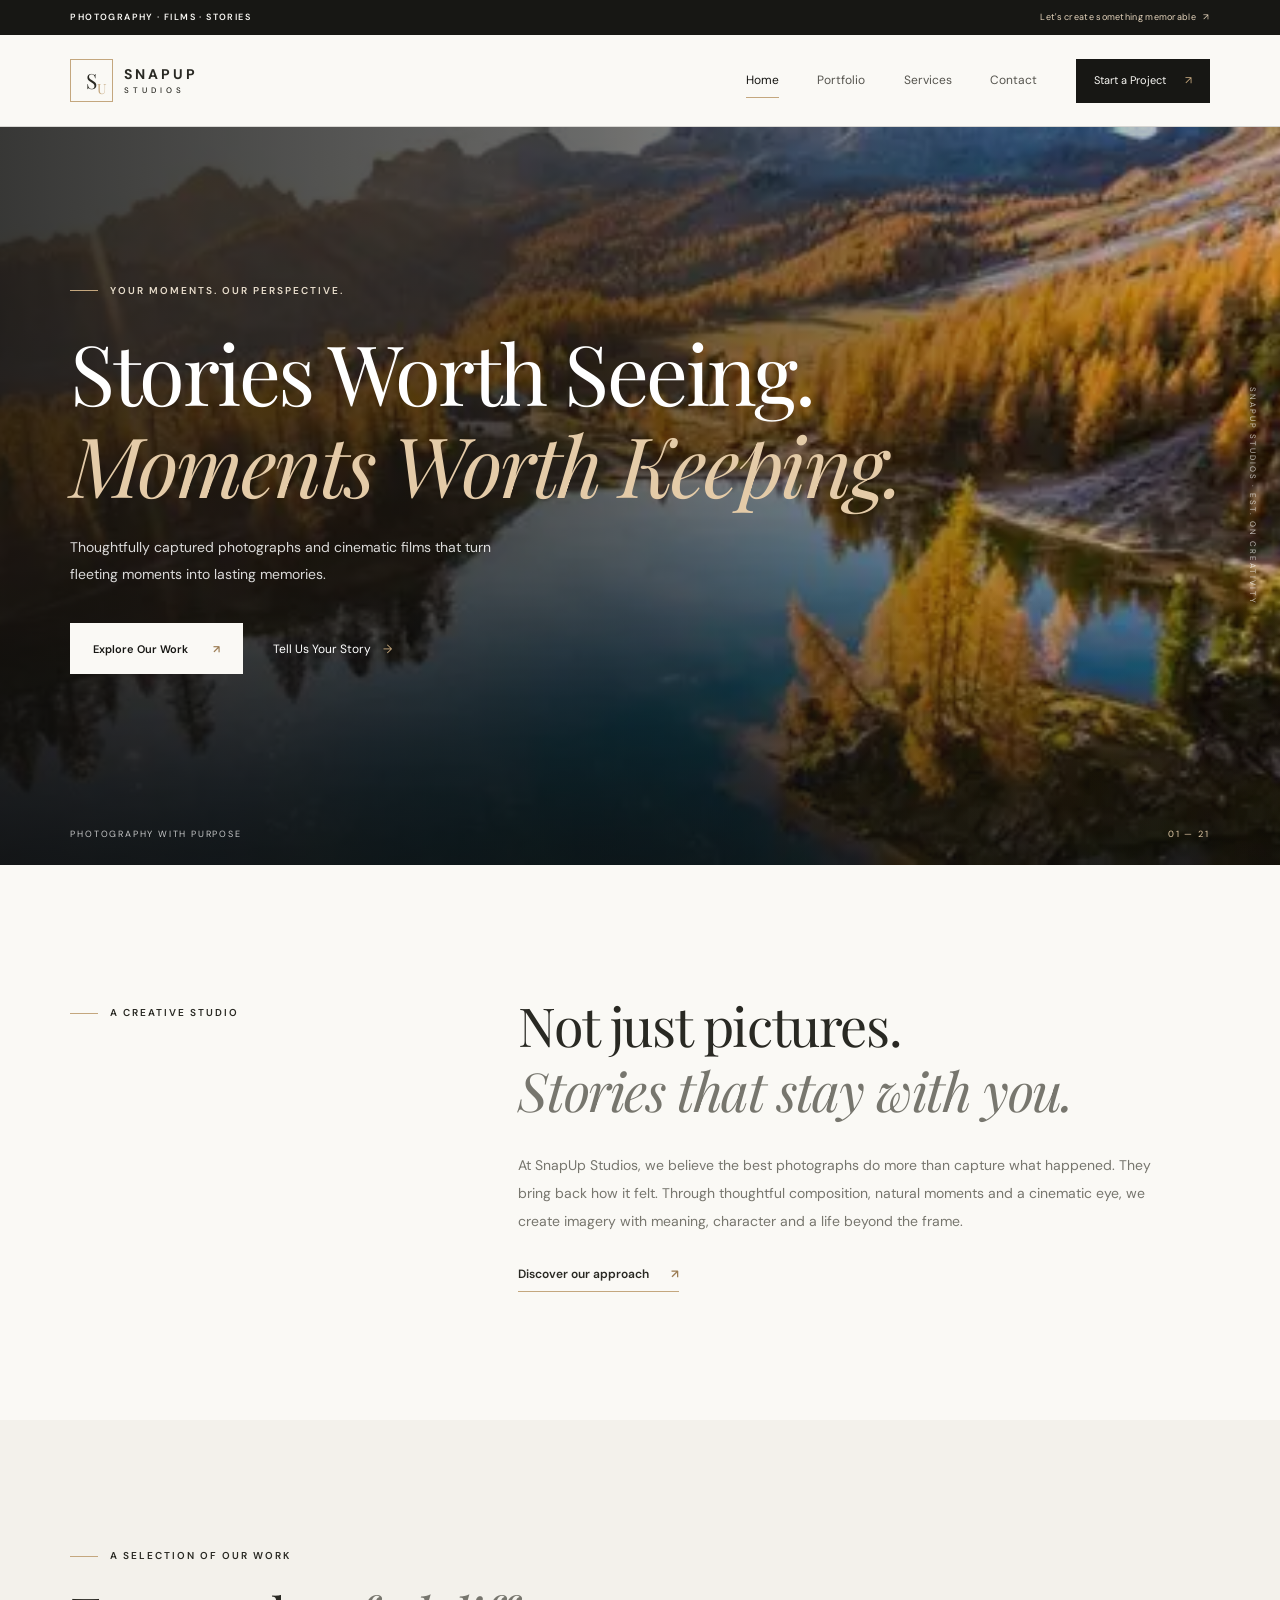
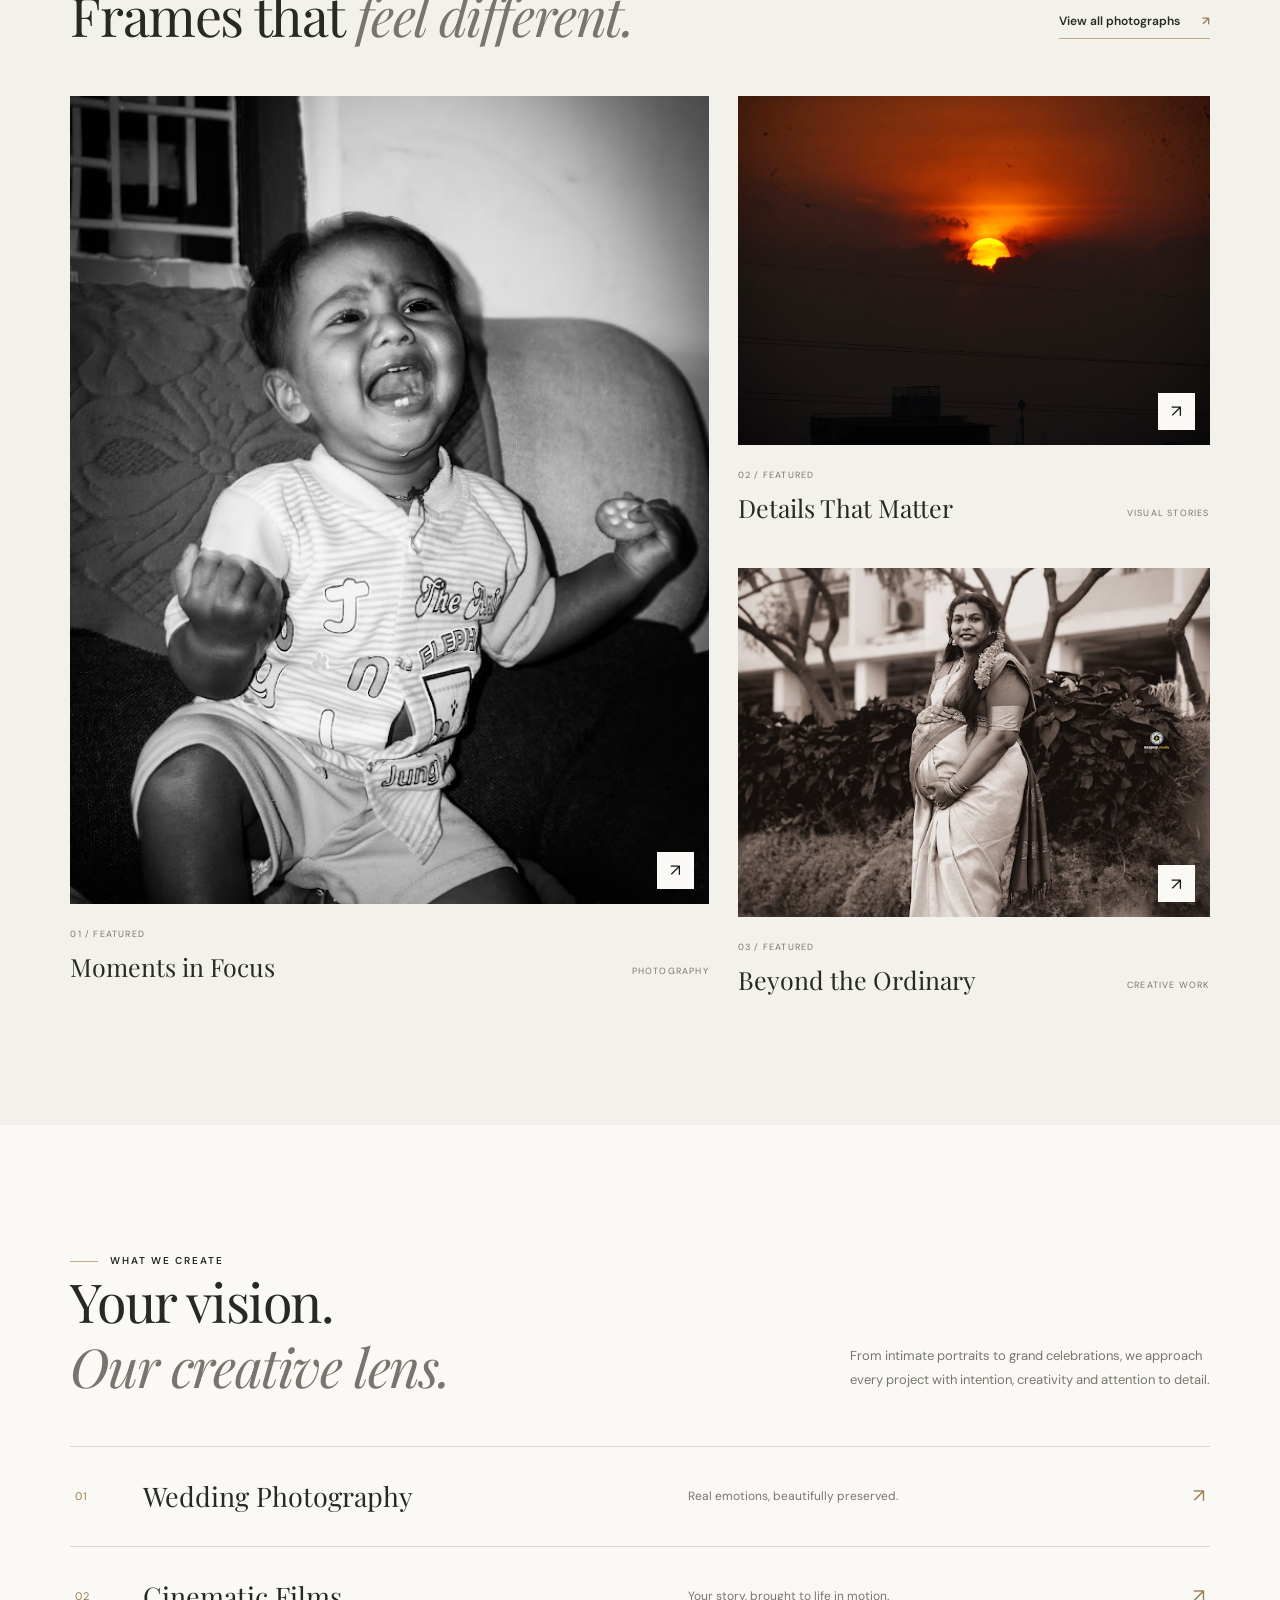
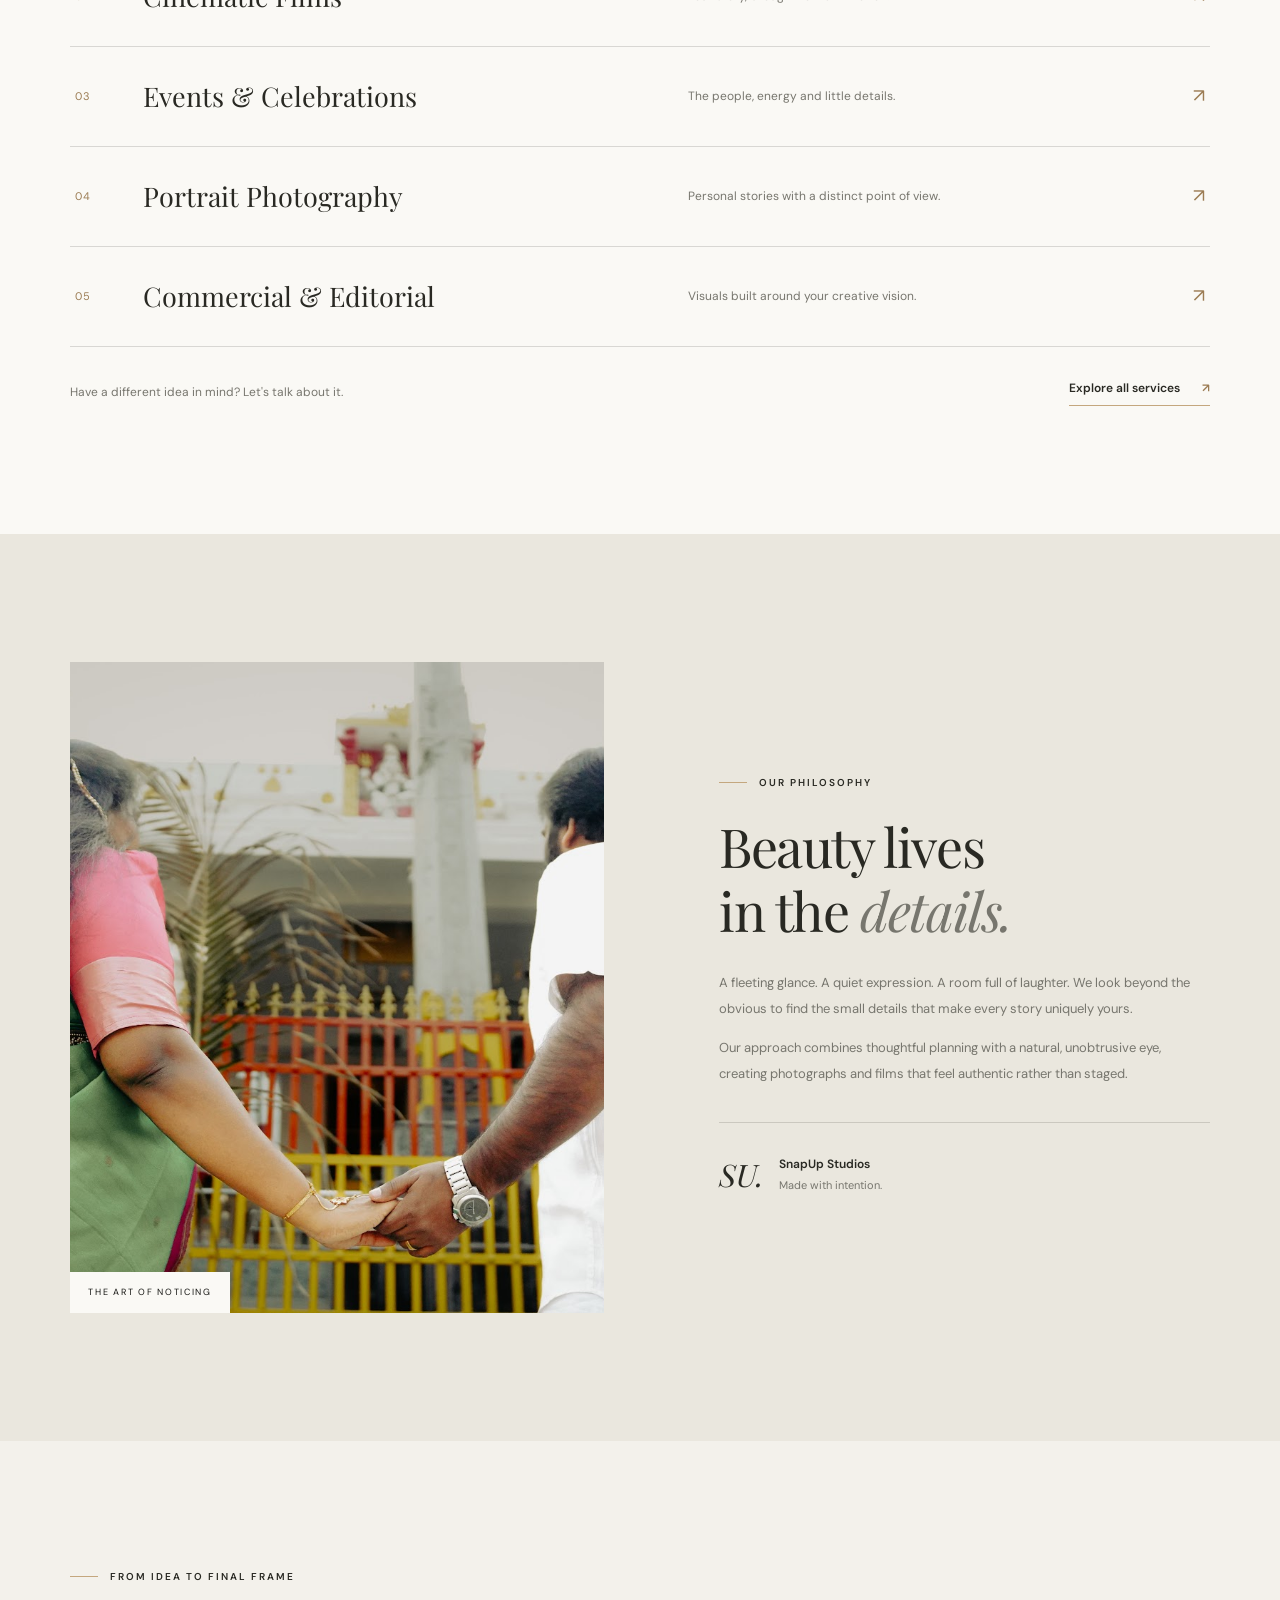
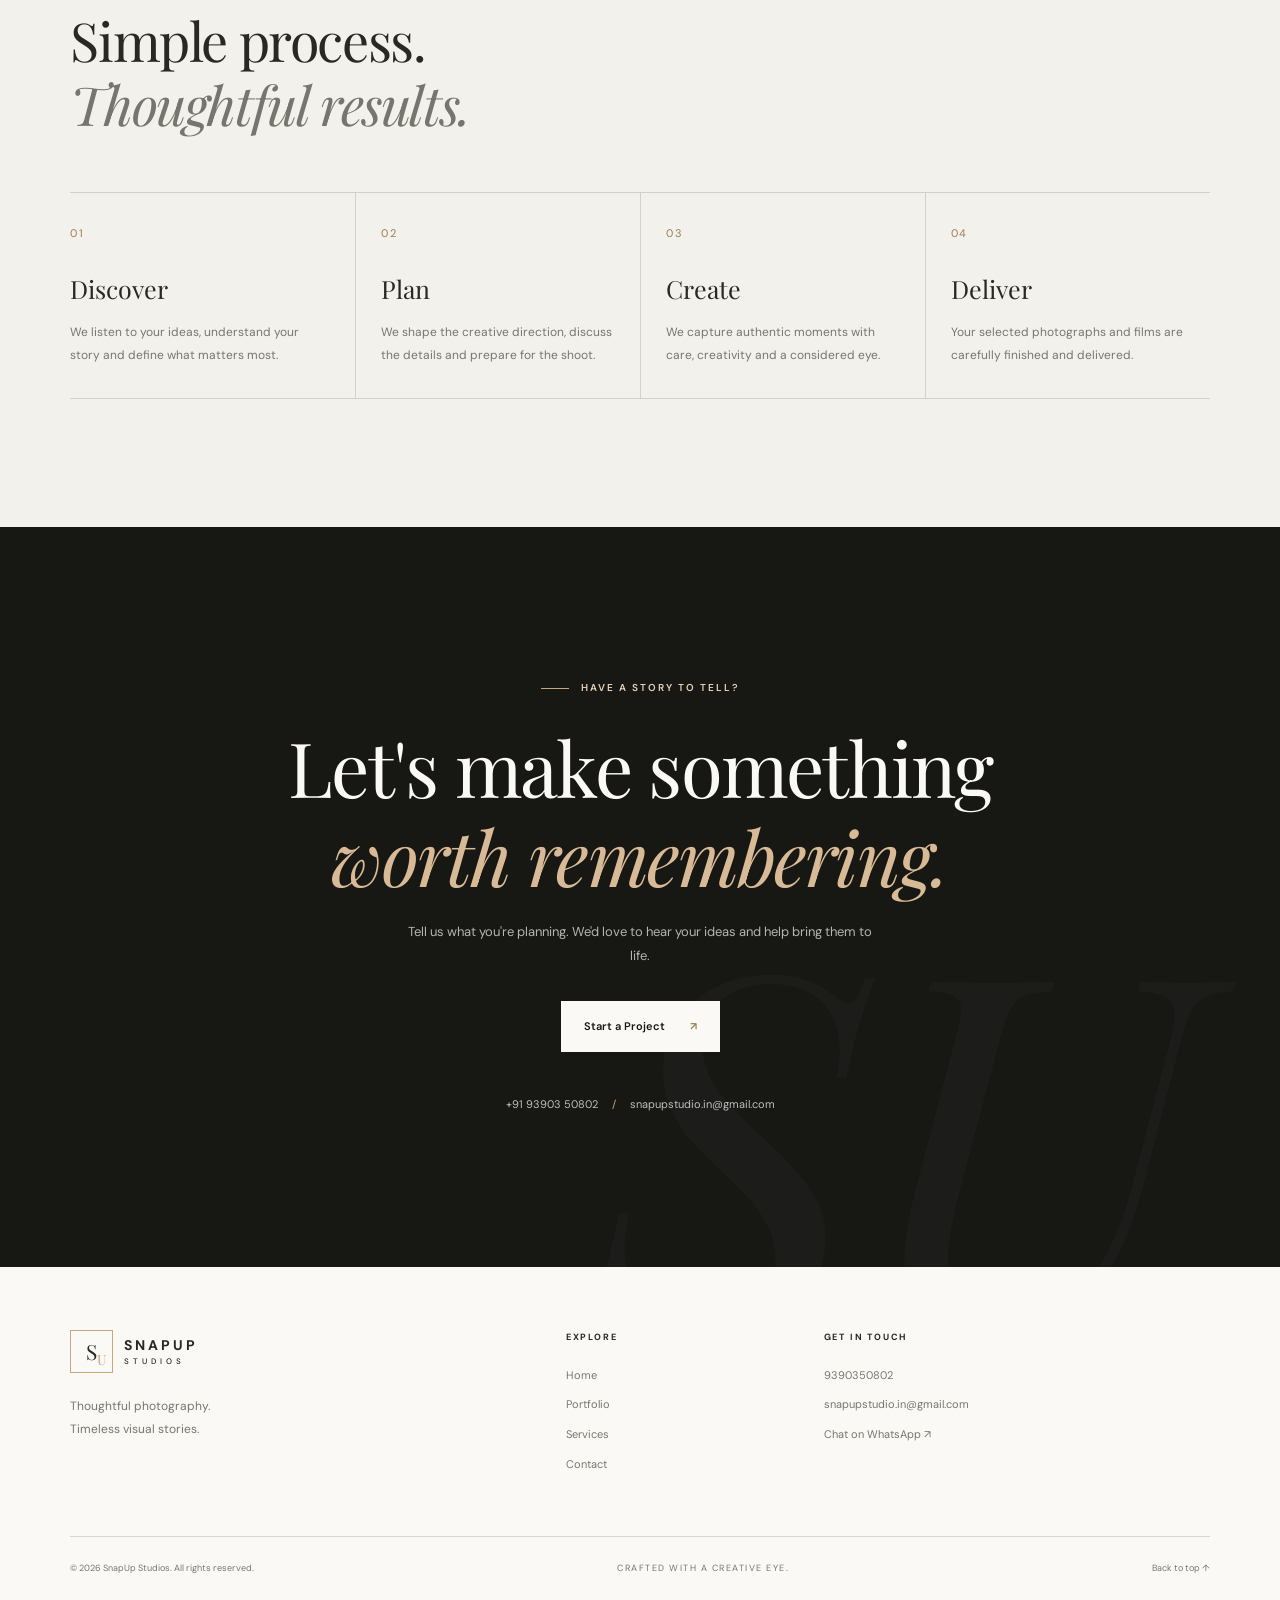
<file: snapup/index.html>
<!DOCTYPE html>
<html lang="en">
<head>
    <meta charset="UTF-8">
    <meta name="viewport" content="width=device-width, initial-scale=1.0">

    <meta name="theme-color" content="#171714">
    <meta name="description" content="SnapUp Studios creates timeless photography, cinematic wedding films, portraits, events and editorial imagery. Stories worth seeing. Moments worth keeping.">

    <title>SnapUp Studios | Photography & Cinematic Films</title>

    <link rel="preconnect" href="https://fonts.googleapis.com">
    <link rel="preconnect" href="https://fonts.gstatic.com" crossorigin>
    <link href="https://fonts.googleapis.com/css2?family=DM+Sans:wght@400;500;600;700&family=Playfair+Display:wght@400;500;600;700&display=swap" rel="stylesheet">

    <link rel="stylesheet" href="style.css">
    <script src="script.js" defer></script>
</head>

<body>

    <a class="skip-link" href="#main">Skip to content</a>

    <!-- ANNOUNCEMENT BAR -->
    <div class="announcement-bar">
        <p>PHOTOGRAPHY · FILMS · STORIES</p>
        <a href="contact.html">Let's create something memorable <span>↗</span></a>
    </div>

    <!-- HEADER -->
    <header class="site-header">
        <div class="nav-container">

            <a class="brand" href="index.html" aria-label="SnapUp Studios homepage">
                <span class="brand-symbol">S<span>U</span></span>
                <span class="brand-name">
                    SNAPUP
                    <small>STUDIOS</small>
                </span>
            </a>

            <button
                class="menu-toggle"
                type="button"
                aria-label="Open navigation menu"
                aria-expanded="false"
                aria-controls="primary-navigation">
                <span></span>
                <span></span>
            </button>

            <nav class="primary-navigation" id="primary-navigation" aria-label="Main navigation">
                <a class="nav-link active" href="index.html" aria-current="page">Home</a>
                <a class="nav-link" href="portfolio.html">Portfolio</a>
                <a class="nav-link" href="services.html">Services</a>
                <a class="nav-link" href="contact.html">Contact</a>
                <a class="nav-project" href="contact.html">
                    Start a Project <span>↗</span>
                </a>
            </nav>

        </div>
    </header>

    <main id="main">

        <!-- HERO -->
        <section class="hero">

            <img
                class="hero-image"
                src="images/photo-01.jpg"
                alt="Featured photography by SnapUp Studios"
                fetchpriority="high"
                decoding="async">

            <div class="hero-overlay"></div>

            <div class="hero-content page-container">

                <div class="eyebrow hero-eyebrow">
                    <span class="eyebrow-line"></span>
                    YOUR MOMENTS. OUR PERSPECTIVE.
                </div>

                <h1>
                    Stories Worth Seeing.<br>
                    <span>Moments Worth Keeping.</span>
                </h1>

                <p class="hero-description">
                    Thoughtfully captured photographs and cinematic films
                    that turn fleeting moments into lasting memories.
                </p>

                <div class="hero-actions">
                    <a class="button button-light" href="portfolio.html">
                        Explore Our Work <span>↗</span>
                    </a>

                    <a class="hero-text-link" href="contact.html">
                        Tell Us Your Story <span>→</span>
                    </a>
                </div>

            </div>

            <div class="hero-bottom page-container">
                <span>PHOTOGRAPHY WITH PURPOSE</span>
                <span class="hero-index">01 — 21</span>
            </div>

            <div class="hero-side-label">SNAPUP STUDIOS · EST. ON CREATIVITY</div>

        </section>

        <!-- INTRODUCTION -->
        <section class="intro section-padding">
            <div class="page-container intro-grid">

                <div class="section-label">
                    <span class="eyebrow-line"></span>
                    A CREATIVE STUDIO
                </div>

                <div class="intro-content">
                    <h2 class="section-heading">
                        Not just pictures.<br>
                        <span>Stories that stay with you.</span>
                    </h2>

                    <p class="intro-description">
                        At SnapUp Studios, we believe the best photographs
                        do more than capture what happened. They bring back
                        how it felt. Through thoughtful composition, natural
                        moments and a cinematic eye, we create imagery with
                        meaning, character and a life beyond the frame.
                    </p>

                    <a class="underlined-link" href="services.html">
                        Discover our approach <span>↗</span>
                    </a>
                </div>

            </div>
        </section>

        <!-- FEATURED WORK -->
        <section class="featured-work section-padding">
            <div class="page-container">

                <div class="section-topline">
                    <div>
                        <div class="section-label">
                            <span class="eyebrow-line"></span>
                            A SELECTION OF OUR WORK
                        </div>

                        <h2 class="section-heading">
                            Frames that <span>feel different.</span>
                        </h2>
                    </div>

                    <a class="underlined-link desktop-link" href="portfolio.html">
                        View all photographs <span>↗</span>
                    </a>
                </div>

                <div class="featured-grid">

                    <a class="featured-item featured-large" href="portfolio.html">
                        <div class="featured-image-wrap">
                            <img
                                src="images/photo-02.jpg"
                                alt="Selected SnapUp Studios photograph, frame 02"
                                loading="lazy"
                                decoding="async">
                            <span class="image-arrow" aria-hidden="true">↗</span>
                        </div>

                        <div class="featured-caption">
                            <div>
                                <span class="caption-number">01 / FEATURED</span>
                                <h3>Moments in Focus</h3>
                            </div>
                            <span class="caption-category">Photography</span>
                        </div>
                    </a>

                    <a class="featured-item featured-small" href="portfolio.html">
                        <div class="featured-image-wrap">
                            <img
                                src="images/photo-03.jpg"
                                alt="Selected SnapUp Studios photograph, frame 03"
                                loading="lazy"
                                decoding="async">
                            <span class="image-arrow" aria-hidden="true">↗</span>
                        </div>

                        <div class="featured-caption">
                            <div>
                                <span class="caption-number">02 / FEATURED</span>
                                <h3>Details That Matter</h3>
                            </div>
                            <span class="caption-category">Visual Stories</span>
                        </div>
                    </a>

                    <a class="featured-item featured-small" href="portfolio.html">
                        <div class="featured-image-wrap">
                            <img
                                src="images/photo-04.jpg"
                                alt="Selected SnapUp Studios photograph, frame 04"
                                loading="lazy"
                                decoding="async">
                            <span class="image-arrow" aria-hidden="true">↗</span>
                        </div>

                        <div class="featured-caption">
                            <div>
                                <span class="caption-number">03 / FEATURED</span>
                                <h3>Beyond the Ordinary</h3>
                            </div>
                            <span class="caption-category">Creative Work</span>
                        </div>
                    </a>

                </div>

                <a class="underlined-link mobile-link" href="portfolio.html">
                    View all photographs <span>↗</span>
                </a>

            </div>
        </section>

        <!-- SERVICES PREVIEW -->
        <section class="services-preview section-padding">
            <div class="page-container">

                <div class="section-label">
                    <span class="eyebrow-line"></span>
                    WHAT WE CREATE
                </div>

                <div class="section-topline services-heading-row">
                    <h2 class="section-heading">
                        Your vision.<br>
                        <span>Our creative lens.</span>
                    </h2>

                    <p class="services-intro">
                        From intimate portraits to grand celebrations,
                        we approach every project with intention,
                        creativity and attention to detail.
                    </p>
                </div>

                <div class="service-list">

                    <a class="service-row" href="services.html#wedding-photography">
                        <span class="service-number">01</span>
                        <span class="service-title">Wedding Photography</span>
                        <span class="service-description">Real emotions, beautifully preserved.</span>
                        <span class="service-arrow">↗</span>
                    </a>

                    <a class="service-row" href="services.html#cinematic-films">
                        <span class="service-number">02</span>
                        <span class="service-title">Cinematic Films</span>
                        <span class="service-description">Your story, brought to life in motion.</span>
                        <span class="service-arrow">↗</span>
                    </a>

                    <a class="service-row" href="services.html#events">
                        <span class="service-number">03</span>
                        <span class="service-title">Events & Celebrations</span>
                        <span class="service-description">The people, energy and little details.</span>
                        <span class="service-arrow">↗</span>
                    </a>

                    <a class="service-row" href="services.html#portraits">
                        <span class="service-number">04</span>
                        <span class="service-title">Portrait Photography</span>
                        <span class="service-description">Personal stories with a distinct point of view.</span>
                        <span class="service-arrow">↗</span>
                    </a>

                    <a class="service-row" href="services.html#commercial">
                        <span class="service-number">05</span>
                        <span class="service-title">Commercial & Editorial</span>
                        <span class="service-description">Visuals built around your creative vision.</span>
                        <span class="service-arrow">↗</span>
                    </a>

                </div>

                <div class="services-footer">
                    <p>Have a different idea in mind? Let's talk about it.</p>
                    <a class="underlined-link" href="services.html">
                        Explore all services <span>↗</span>
                    </a>
                </div>

            </div>
        </section>

        <!-- STUDIO PHILOSOPHY -->
        <section class="philosophy section-padding">
            <div class="page-container philosophy-grid">

                <div class="philosophy-image">
                    <img
                        src="images/photo-05.jpg"
                        alt="A creative frame from the SnapUp Studios collection"
                        loading="lazy"
                        decoding="async">

                    <span class="philosophy-image-label">
                        THE ART OF NOTICING
                    </span>
                </div>

                <div class="philosophy-content">

                    <div class="section-label">
                        <span class="eyebrow-line"></span>
                        OUR PHILOSOPHY
                    </div>

                    <h2 class="section-heading">
                        Beauty lives<br>
                        in the <span>details.</span>
                    </h2>

                    <p>
                        A fleeting glance. A quiet expression. A room full
                        of laughter. We look beyond the obvious to find the
                        small details that make every story uniquely yours.
                    </p>

                    <p>
                        Our approach combines thoughtful planning with
                        a natural, unobtrusive eye, creating photographs
                        and films that feel authentic rather than staged.
                    </p>

                    <div class="philosophy-signature">
                        <span class="signature-mark">SU.</span>
                        <span>
                            <strong>SnapUp Studios</strong>
                            <small>Made with intention.</small>
                        </span>
                    </div>

                </div>

            </div>
        </section>

        <!-- CREATIVE PROCESS -->
        <section class="process-section section-padding">
            <div class="page-container">

                <div class="section-label">
                    <span class="eyebrow-line"></span>
                    FROM IDEA TO FINAL FRAME
                </div>

                <h2 class="section-heading">
                    Simple process.<br>
                    <span>Thoughtful results.</span>
                </h2>

                <div class="process-grid">

                    <article class="process-card">
                        <span class="process-number">01</span>
                        <h3>Discover</h3>
                        <p>We listen to your ideas, understand your story and define what matters most.</p>
                    </article>

                    <article class="process-card">
                        <span class="process-number">02</span>
                        <h3>Plan</h3>
                        <p>We shape the creative direction, discuss the details and prepare for the shoot.</p>
                    </article>

                    <article class="process-card">
                        <span class="process-number">03</span>
                        <h3>Create</h3>
                        <p>We capture authentic moments with care, creativity and a considered eye.</p>
                    </article>

                    <article class="process-card">
                        <span class="process-number">04</span>
                        <h3>Deliver</h3>
                        <p>Your selected photographs and films are carefully finished and delivered.</p>
                    </article>

                </div>

            </div>
        </section>

        <!-- CONTACT CTA -->
        <section class="contact-cta">
            <div class="cta-decoration" aria-hidden="true">SU.</div>

            <div class="page-container cta-content">

                <div class="section-label">
                    <span class="eyebrow-line"></span>
                    HAVE A STORY TO TELL?
                </div>

                <h2>
                    Let's make something<br>
                    <span>worth remembering.</span>
                </h2>

                <p>
                    Tell us what you're planning. We'd love to hear
                    your ideas and help bring them to life.
                </p>

                <a class="button button-light" href="contact.html">
                    Start a Project <span>↗</span>
                </a>

                <div class="cta-contact-details">
                    <a href="tel:+919390350802">+91 93903 50802</a>
                    <span class="cta-separator">/</span>
                    <a href="mailto:snapupstudio.in@gmail.com">snapupstudio.in@gmail.com</a>
                </div>

            </div>
        </section>

    </main>

    <!-- FOOTER -->
    <footer class="site-footer">
        <div class="page-container">

            <div class="footer-main">

                <div class="footer-brand-block">
                    <a class="brand footer-brand" href="index.html" aria-label="SnapUp Studios homepage">
                        <span class="brand-symbol">S<span>U</span></span>
                        <span class="brand-name">
                            SNAPUP
                            <small>STUDIOS</small>
                        </span>
                    </a>

                    <p>
                        Thoughtful photography.<br>
                        Timeless visual stories.
                    </p>
                </div>

                <div class="footer-column">
                    <h3>EXPLORE</h3>
                    <a href="index.html">Home</a>
                    <a href="portfolio.html">Portfolio</a>
                    <a href="services.html">Services</a>
                    <a href="contact.html">Contact</a>
                </div>

                <div class="footer-column">
                    <h3>GET IN TOUCH</h3>
                    <a href="tel:+919390350802">9390350802</a>
                    <a href="mailto:snapupstudio.in@gmail.com">snapupstudio.in@gmail.com</a>
                    <a href="https://wa.me/919390350802" target="_blank" rel="noopener noreferrer">
                        Chat on WhatsApp ↗
                    </a>
                </div>

            </div>

            <div class="footer-bottom">
                <p>© <span data-current-year>2026</span> SnapUp Studios. All rights reserved.</p>
                <p>CRAFTED WITH A CREATIVE EYE.</p>
                <a href="#main">Back to top ↑</a>
            </div>

        </div>
    </footer>

</body>
</html>
</file>
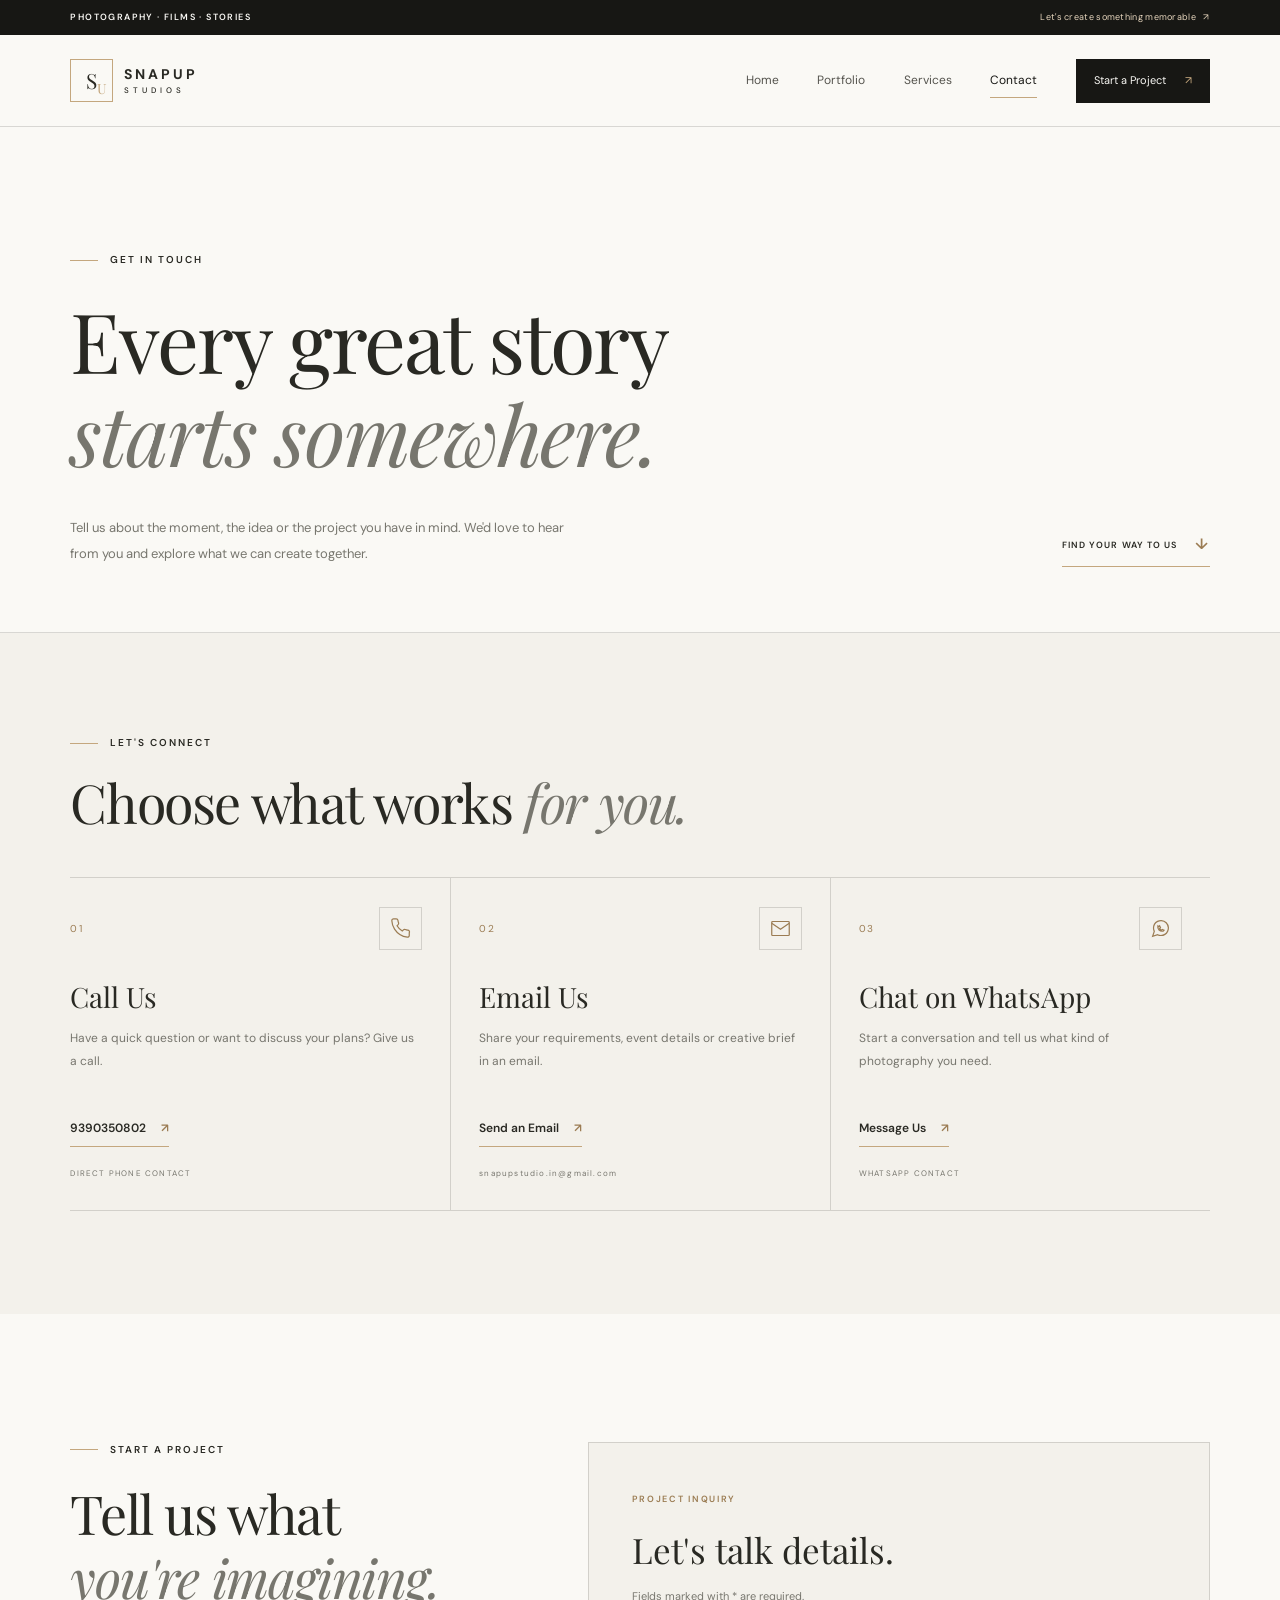
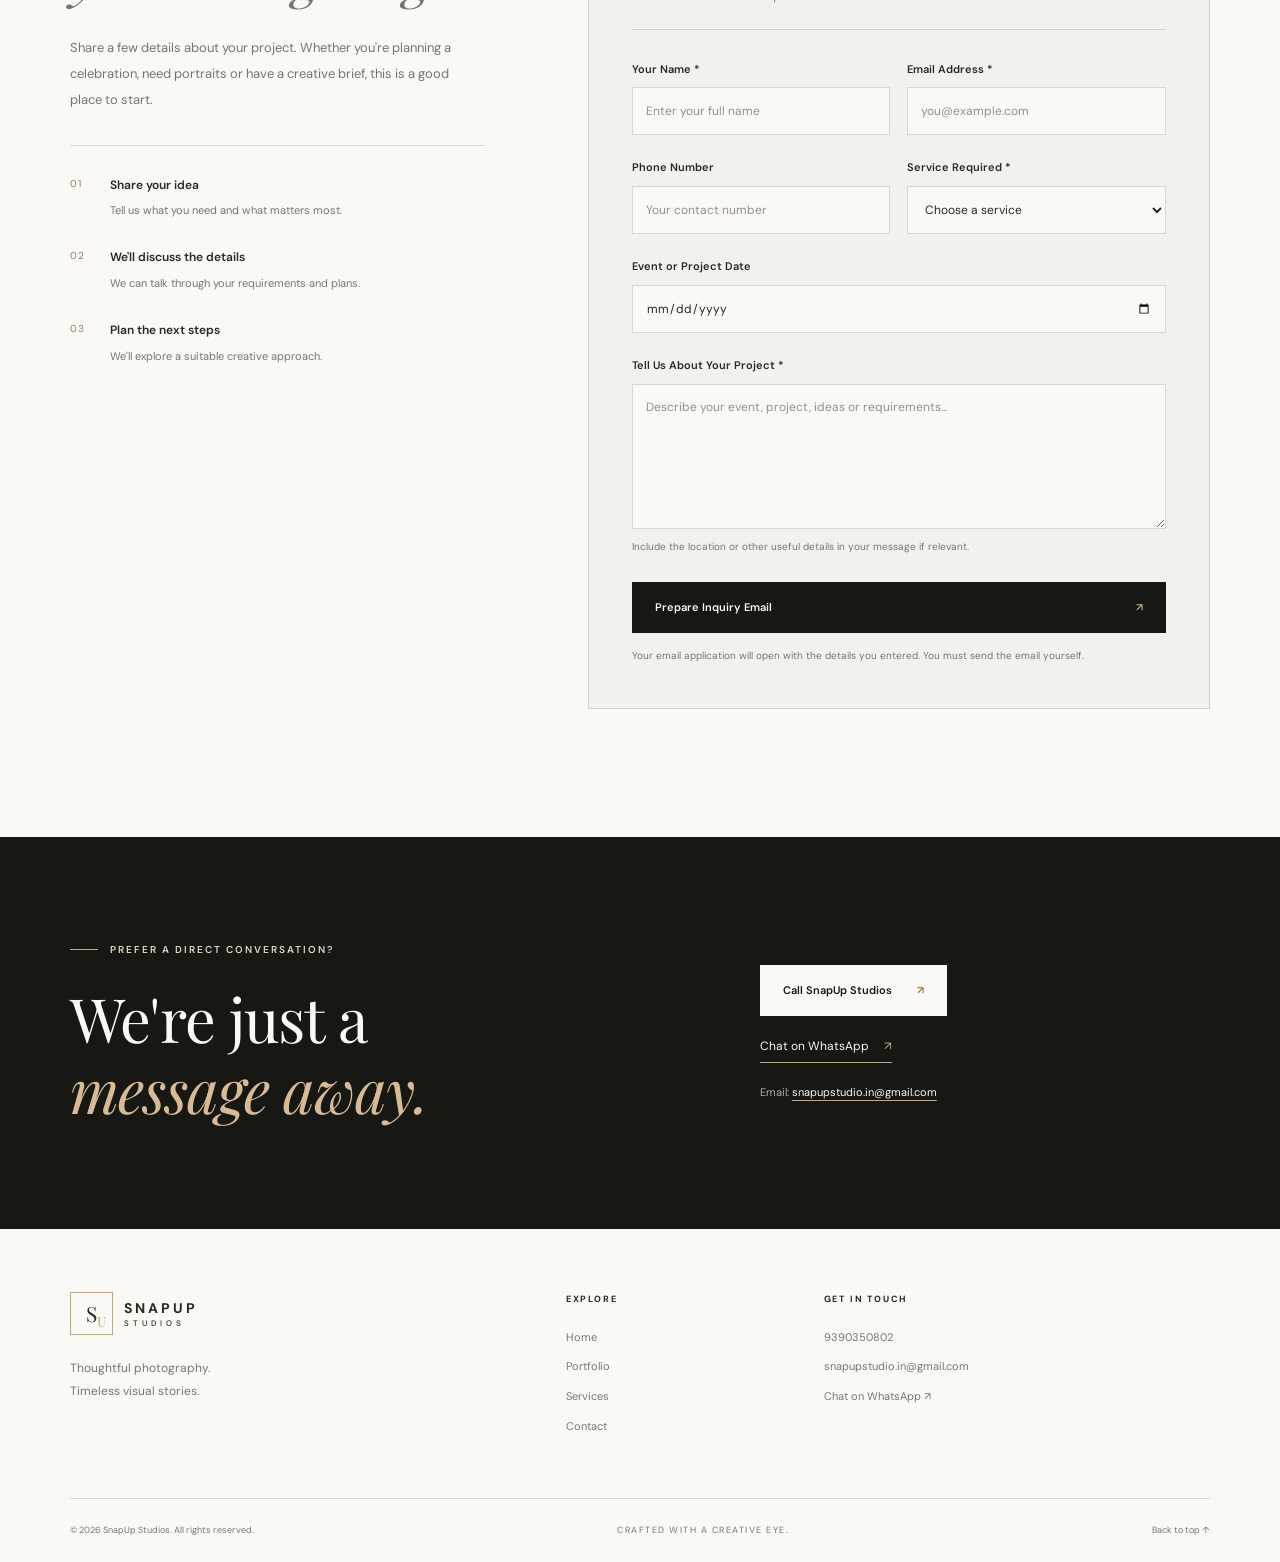
<file: snapup/contact.html>
<!DOCTYPE html>
<html lang="en">
<head>
    <meta charset="UTF-8">
    <meta name="viewport" content="width=device-width, initial-scale=1.0">

    <meta name="theme-color" content="#171714">
    <meta name="description" content="Contact SnapUp Studios for wedding photography, cinematic films, events, portraits and creative projects. Call, email or message us on WhatsApp.">

    <title>Contact | SnapUp Studios</title>

    <link rel="preconnect" href="https://fonts.googleapis.com">
    <link rel="preconnect" href="https://fonts.gstatic.com" crossorigin>
    <link href="https://fonts.googleapis.com/css2?family=DM+Sans:wght@400;500;600;700&family=Playfair+Display:wght@400;500;600;700&display=swap" rel="stylesheet">

    <link rel="stylesheet" href="style.css">
    <script src="script.js" defer></script>
    <script src="contact.js" defer></script>
</head>

<body>

    <a class="skip-link" href="#main">Skip to content</a>

    <!-- ANNOUNCEMENT BAR -->
    <div class="announcement-bar">
        <p>PHOTOGRAPHY · FILMS · STORIES</p>
        <a href="#inquiry-form">Let's create something memorable <span>↗</span></a>
    </div>

    <!-- HEADER -->
    <header class="site-header">
        <div class="nav-container">

            <a class="brand" href="index.html" aria-label="SnapUp Studios homepage">
                <span class="brand-symbol">S<span>U</span></span>
                <span class="brand-name">
                    SNAPUP
                    <small>STUDIOS</small>
                </span>
            </a>

            <button
                class="menu-toggle"
                type="button"
                aria-label="Open navigation menu"
                aria-expanded="false"
                aria-controls="primary-navigation">
                <span></span>
                <span></span>
            </button>

            <nav class="primary-navigation" id="primary-navigation" aria-label="Main navigation">
                <a class="nav-link" href="index.html">Home</a>
                <a class="nav-link" href="portfolio.html">Portfolio</a>
                <a class="nav-link" href="services.html">Services</a>
                <a class="nav-link active" href="contact.html" aria-current="page">Contact</a>
                <a class="nav-project" href="#inquiry-form">
                    Start a Project <span>↗</span>
                </a>
            </nav>

        </div>
    </header>

    <main id="main">

        <!-- CONTACT HERO -->
        <section class="contact-page-hero">
            <div class="page-container contact-hero-inner">

                <div class="section-label">
                    <span class="eyebrow-line"></span>
                    GET IN TOUCH
                </div>

                <h1>
                    Every great story<br>
                    <span>starts somewhere.</span>
                </h1>

                <div class="contact-hero-bottom">
                    <p>
                        Tell us about the moment, the idea or the project
                        you have in mind. We'd love to hear from you and
                        explore what we can create together.
                    </p>

                    <a class="contact-scroll-link" href="#contact-options">
                        FIND YOUR WAY TO US <span>↓</span>
                    </a>
                </div>

            </div>
        </section>

        <!-- CONTACT OPTIONS -->
        <section class="contact-options-section" id="contact-options">
            <div class="page-container">

                <div class="contact-options-heading">
                    <div class="section-label">
                        <span class="eyebrow-line"></span>
                        LET'S CONNECT
                    </div>

                    <h2 class="section-heading">
                        Choose what works <span>for you.</span>
                    </h2>
                </div>

                <div class="contact-options-grid">

                    <!-- PHONE -->
                    <article class="contact-option">
                        <div class="contact-option-top">
                            <span class="contact-option-number">01</span>
                            <span class="contact-option-icon" aria-hidden="true">
                                <svg viewBox="0 0 24 24" fill="none" stroke="currentColor" stroke-width="1.4">
                                    <path d="M22 16.92v3a2 2 0 0 1-2.18 2A19.8 19.8 0 0 1 11.2 18.8a19.5 19.5 0 0 1-6-6A19.8 19.8 0 0 1 2.09 3.18 2 2 0 0 1 4.08 1h3a2 2 0 0 1 2 1.72c.12.96.35 1.9.69 2.8a2 2 0 0 1-.45 2.11L8.05 8.9a16 16 0 0 0 6 6l1.27-1.27a2 2 0 0 1 2.11-.45c.9.34 1.84.57 2.8.69A2 2 0 0 1 22 16.92z"/>
                                </svg>
                            </span>
                        </div>

                        <h3>Call Us</h3>

                        <p>
                            Have a quick question or want to discuss
                            your plans? Give us a call.
                        </p>

                        <a class="contact-option-link" href="tel:+919390350802">
                            9390350802 <span>↗</span>
                        </a>

                        <span class="contact-option-note">DIRECT PHONE CONTACT</span>
                    </article>

                    <!-- EMAIL -->
                    <article class="contact-option">
                        <div class="contact-option-top">
                            <span class="contact-option-number">02</span>
                            <span class="contact-option-icon" aria-hidden="true">
                                <svg viewBox="0 0 24 24" fill="none" stroke="currentColor" stroke-width="1.4">
                                    <rect x="2" y="4" width="20" height="16" rx="1"/>
                                    <path d="m2 6 10 7 10-7"/>
                                </svg>
                            </span>
                        </div>

                        <h3>Email Us</h3>

                        <p>
                            Share your requirements, event details or
                            creative brief in an email.
                        </p>

                        <a class="contact-option-link email-option-link" href="mailto:snapupstudio.in@gmail.com">
                            Send an Email <span>↗</span>
                        </a>

                        <span class="contact-option-note">snapupstudio.in@gmail.com</span>
                    </article>

                    <!-- WHATSAPP -->
                    <article class="contact-option">
                        <div class="contact-option-top">
                            <span class="contact-option-number">03</span>
                            <span class="contact-option-icon" aria-hidden="true">
                                <svg viewBox="0 0 24 24" fill="none" stroke="currentColor" stroke-width="1.4">
                                    <path d="M21 11.5a8.4 8.4 0 0 1-.9 3.8 8.5 8.5 0 0 1-7.6 4.7 8.4 8.4 0 0 1-3.8-.9L3 21l1.9-5.7a8.4 8.4 0 0 1-.9-3.8 8.5 8.5 0 0 1 4.7-7.6 8.4 8.4 0 0 1 3.8-.9h.5a8.5 8.5 0 0 1 8 8z"/>
                                    <path d="M9 9a5 5 0 0 0 6 6l1-1-2-1-1 1a4 4 0 0 1-2-2l1-1-1-2-1 1z"/>
                                </svg>
                            </span>
                        </div>

                        <h3>Chat on WhatsApp</h3>

                        <p>
                            Start a conversation and tell us what
                            kind of photography you need.
                        </p>

                        <a
                            class="contact-option-link"
                            href="https://wa.me/919390350802"
                            target="_blank"
                            rel="noopener noreferrer">
                            Message Us <span>↗</span>
                        </a>

                        <span class="contact-option-note">WHATSAPP CONTACT</span>
                    </article>

                </div>

            </div>
        </section>

        <!-- INQUIRY FORM -->
        <section class="contact-form-section section-padding" id="inquiry-form">

            <div class="page-container contact-form-layout">

                <div class="contact-form-sidebar">

                    <div class="section-label">
                        <span class="eyebrow-line"></span>
                        START A PROJECT
                    </div>

                    <h2 class="section-heading">
                        Tell us what<br>
                        <span>you're imagining.</span>
                    </h2>

                    <p>
                        Share a few details about your project. Whether
                        you're planning a celebration, need portraits
                        or have a creative brief, this is a good place
                        to start.
                    </p>

                    <div class="form-sidebar-divider"></div>

                    <div class="form-sidebar-detail">
                        <span class="sidebar-detail-number">01</span>
                        <div>
                            <strong>Share your idea</strong>
                            <p>Tell us what you need and what matters most.</p>
                        </div>
                    </div>

                    <div class="form-sidebar-detail">
                        <span class="sidebar-detail-number">02</span>
                        <div>
                            <strong>We'll discuss the details</strong>
                            <p>We can talk through your requirements and plans.</p>
                        </div>
                    </div>

                    <div class="form-sidebar-detail">
                        <span class="sidebar-detail-number">03</span>
                        <div>
                            <strong>Plan the next steps</strong>
                            <p>We'll explore a suitable creative approach.</p>
                        </div>
                    </div>

                </div>

                <div class="contact-form-panel">

                    <div class="contact-form-panel-heading">
                        <span class="form-kicker">PROJECT INQUIRY</span>
                        <h3>Let's talk details.</h3>
                        <p>Fields marked with * are required.</p>
                    </div>

                    <form id="contact-form" action="#" method="post">

                        <div class="form-field-grid">

                            <div class="form-field">
                                <label for="customer-name">Your Name *</label>
                                <input
                                    type="text"
                                    id="customer-name"
                                    name="customerName"
                                    autocomplete="name"
                                    placeholder="Enter your full name"
                                    maxlength="100"
                                    required>
                            </div>

                            <div class="form-field">
                                <label for="customer-email">Email Address *</label>
                                <input
                                    type="email"
                                    id="customer-email"
                                    name="customerEmail"
                                    autocomplete="email"
                                    placeholder="you@example.com"
                                    maxlength="254"
                                    required>
                            </div>

                            <div class="form-field">
                                <label for="customer-phone">Phone Number</label>
                                <input
                                    type="tel"
                                    id="customer-phone"
                                    name="customerPhone"
                                    autocomplete="tel"
                                    inputmode="tel"
                                    placeholder="Your contact number"
                                    maxlength="25">
                            </div>

                            <div class="form-field">
                                <label for="service-required">Service Required *</label>
                                <select id="service-required" name="serviceRequired" required>
                                    <option value="">Choose a service</option>
                                    <option value="Wedding Photography">Wedding Photography</option>
                                    <option value="Cinematic Wedding Films">Cinematic Wedding Films</option>
                                    <option value="Events and Celebrations">Events & Celebrations</option>
                                    <option value="Portrait Photography">Portrait Photography</option>
                                    <option value="Commercial Photography">Commercial Photography</option>
                                    <option value="Fashion and Editorial Photography">Fashion & Editorial Photography</option>
                                    <option value="Other Project">Other Project</option>
                                </select>
                            </div>

                            <div class="form-field form-field-full">
                                <label for="project-date">Event or Project Date</label>
                                <input
                                    type="date"
                                    id="project-date"
                                    name="projectDate">
                            </div>

                            <div class="form-field form-field-full">
                                <label for="project-details">Tell Us About Your Project *</label>
                                <textarea
                                    id="project-details"
                                    name="projectDetails"
                                    rows="5"
                                    minlength="10"
                                    maxlength="3000"
                                    placeholder="Describe your event, project, ideas or requirements..."
                                    required></textarea>

                                <span class="field-helper">
                                    Include the location or other useful details in your message if relevant.
                                </span>
                            </div>

                        </div>

                        <div class="form-submit-area">

                            <button class="button button-dark form-submit-button" type="submit">
                                Prepare Inquiry Email <span>↗</span>
                            </button>

                            <p>
                                Your email application will open with
                                the details you entered. You must send
                                the email yourself.
                            </p>

                        </div>

                        <div
                            class="form-feedback"
                            id="form-feedback"
                            role="status"
                            aria-live="polite"
                            tabindex="-1"
                            hidden>
                        </div>

                    </form>

                </div>

            </div>

        </section>

        <!-- DIRECT CONTACT BANNER -->
        <section class="contact-direct-banner">
            <div class="page-container contact-direct-inner">

                <div>
                    <div class="section-label">
                        <span class="eyebrow-line"></span>
                        PREFER A DIRECT CONVERSATION?
                    </div>

                    <h2>
                        We're just a<br>
                        <span>message away.</span>
                    </h2>
                </div>

                <div class="contact-direct-actions">

                    <a class="button button-light" href="tel:+919390350802">
                        Call SnapUp Studios <span>↗</span>
                    </a>

                    <a
                        class="direct-whatsapp-link"
                        href="https://wa.me/919390350802"
                        target="_blank"
                        rel="noopener noreferrer">
                        Chat on WhatsApp <span>↗</span>
                    </a>

                    <p>
                        Email: <a href="mailto:snapupstudio.in@gmail.com">snapupstudio.in@gmail.com</a>
                    </p>

                </div>

            </div>
        </section>

    </main>

    <!-- FOOTER -->
    <footer class="site-footer">
        <div class="page-container">

            <div class="footer-main">

                <div class="footer-brand-block">
                    <a class="brand footer-brand" href="index.html" aria-label="SnapUp Studios homepage">
                        <span class="brand-symbol">S<span>U</span></span>
                        <span class="brand-name">
                            SNAPUP
                            <small>STUDIOS</small>
                        </span>
                    </a>

                    <p>
                        Thoughtful photography.<br>
                        Timeless visual stories.
                    </p>
                </div>

                <div class="footer-column">
                    <h3>EXPLORE</h3>
                    <a href="index.html">Home</a>
                    <a href="portfolio.html">Portfolio</a>
                    <a href="services.html">Services</a>
                    <a href="contact.html">Contact</a>
                </div>

                <div class="footer-column">
                    <h3>GET IN TOUCH</h3>
                    <a href="tel:+919390350802">9390350802</a>
                    <a href="mailto:snapupstudio.in@gmail.com">snapupstudio.in@gmail.com</a>
                    <a href="https://wa.me/919390350802" target="_blank" rel="noopener noreferrer">
                        Chat on WhatsApp ↗
                    </a>
                </div>

            </div>

            <div class="footer-bottom">
                <p>© <span data-current-year>2026</span> SnapUp Studios. All rights reserved.</p>
                <p>CRAFTED WITH A CREATIVE EYE.</p>
                <a href="#main">Back to top ↑</a>
            </div>

        </div>
    </footer>

</body>
</html>
</file>
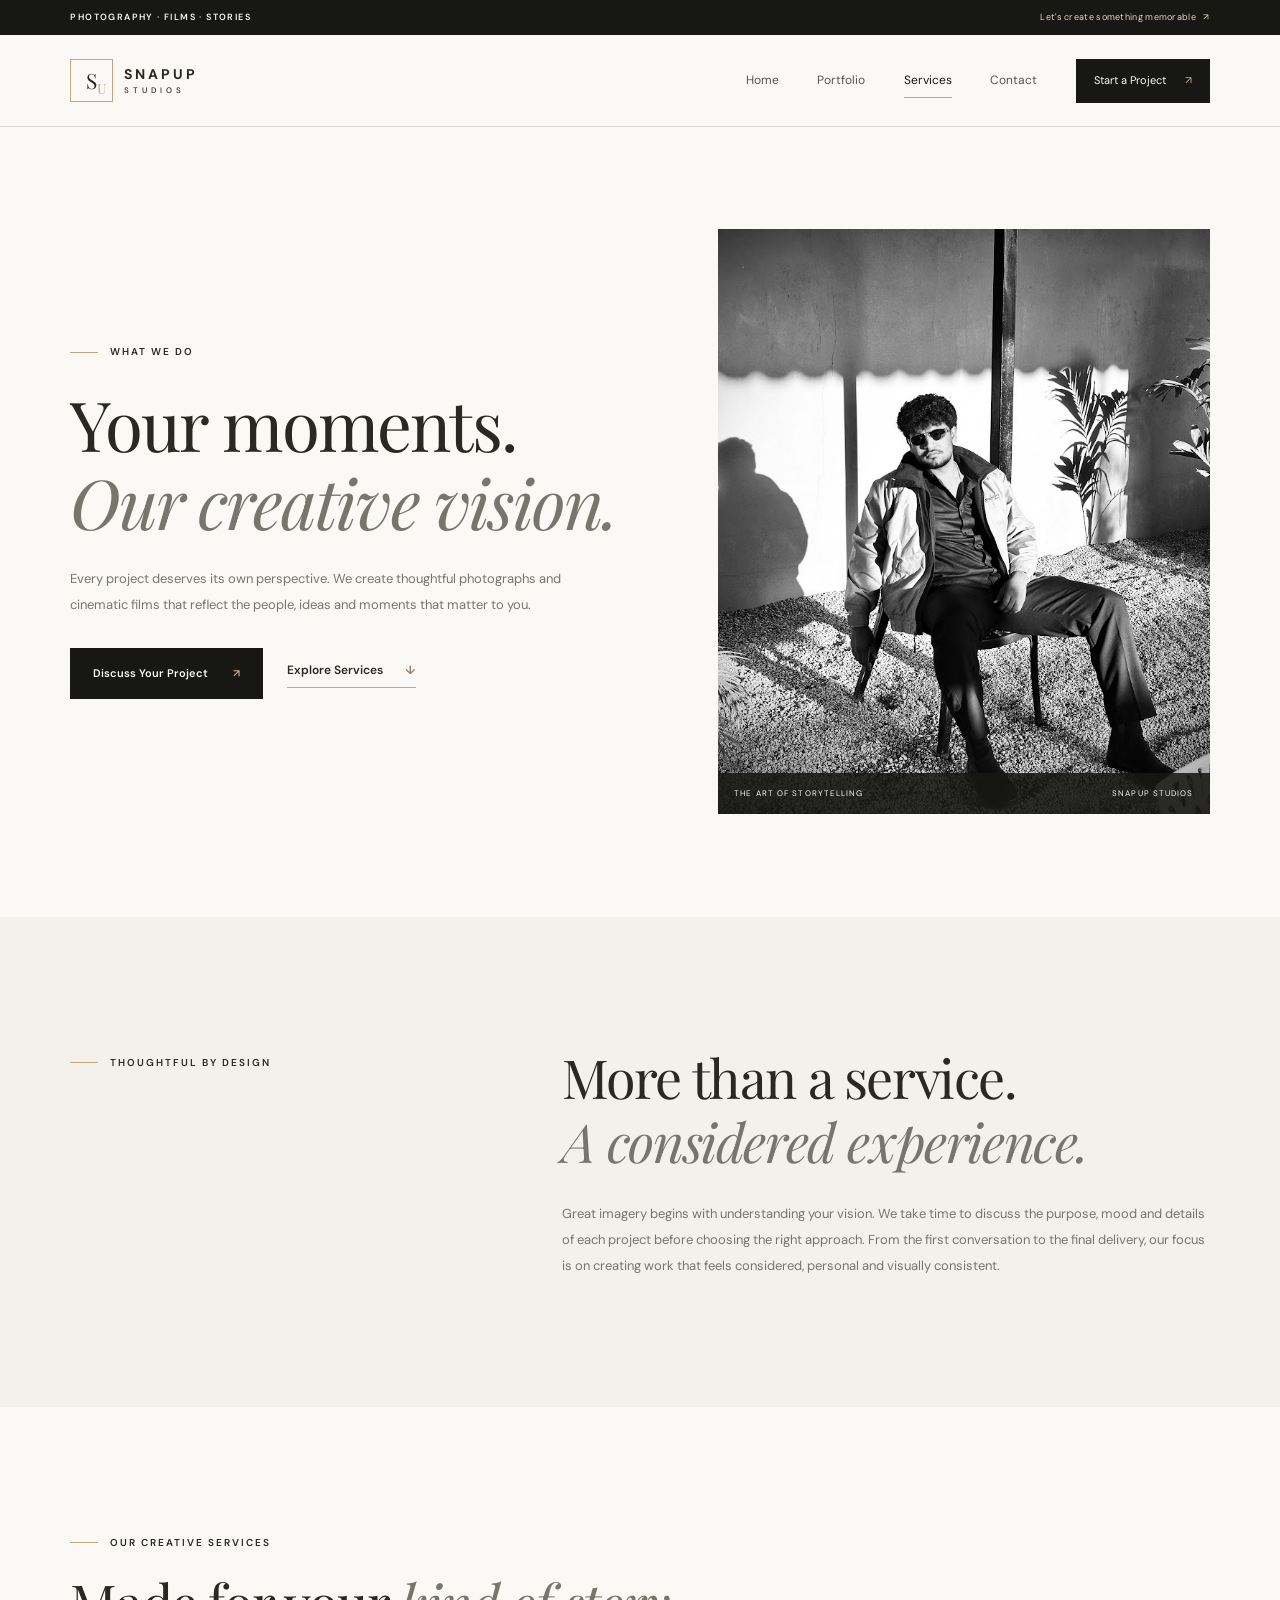
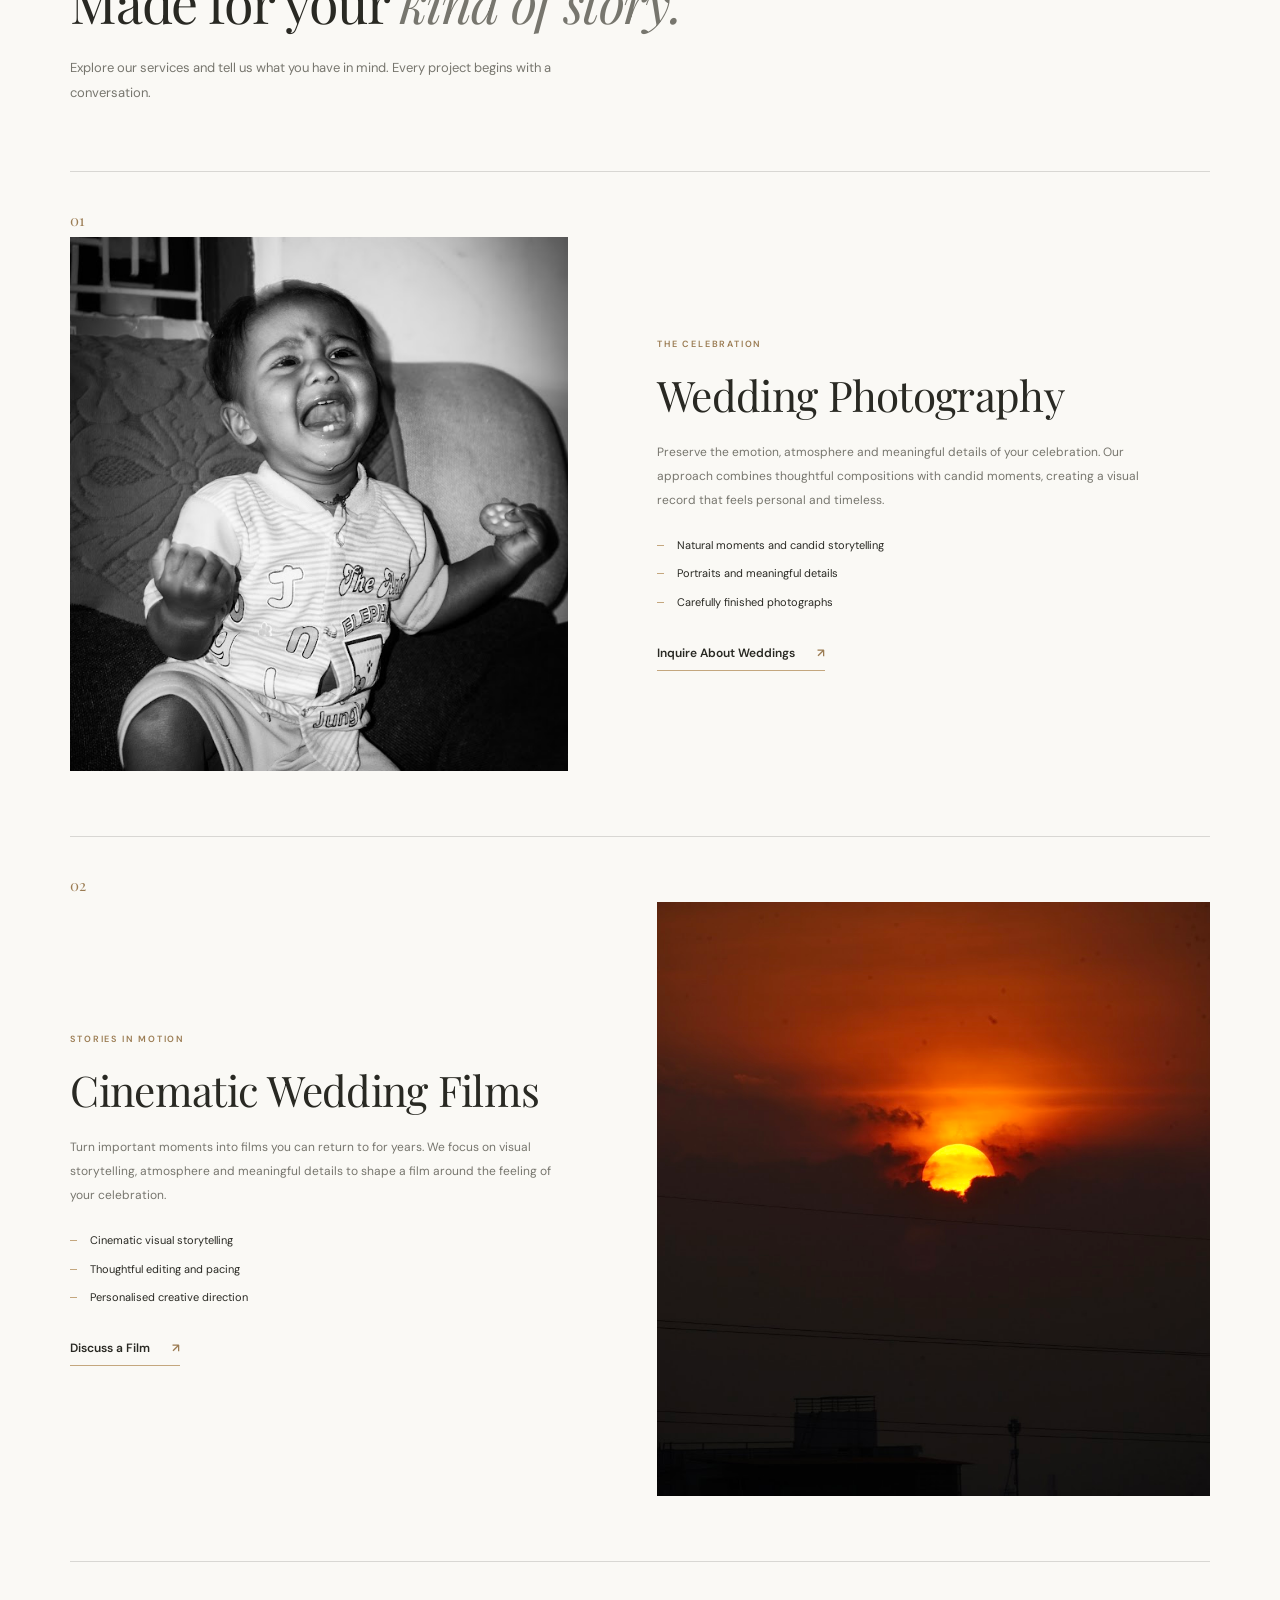
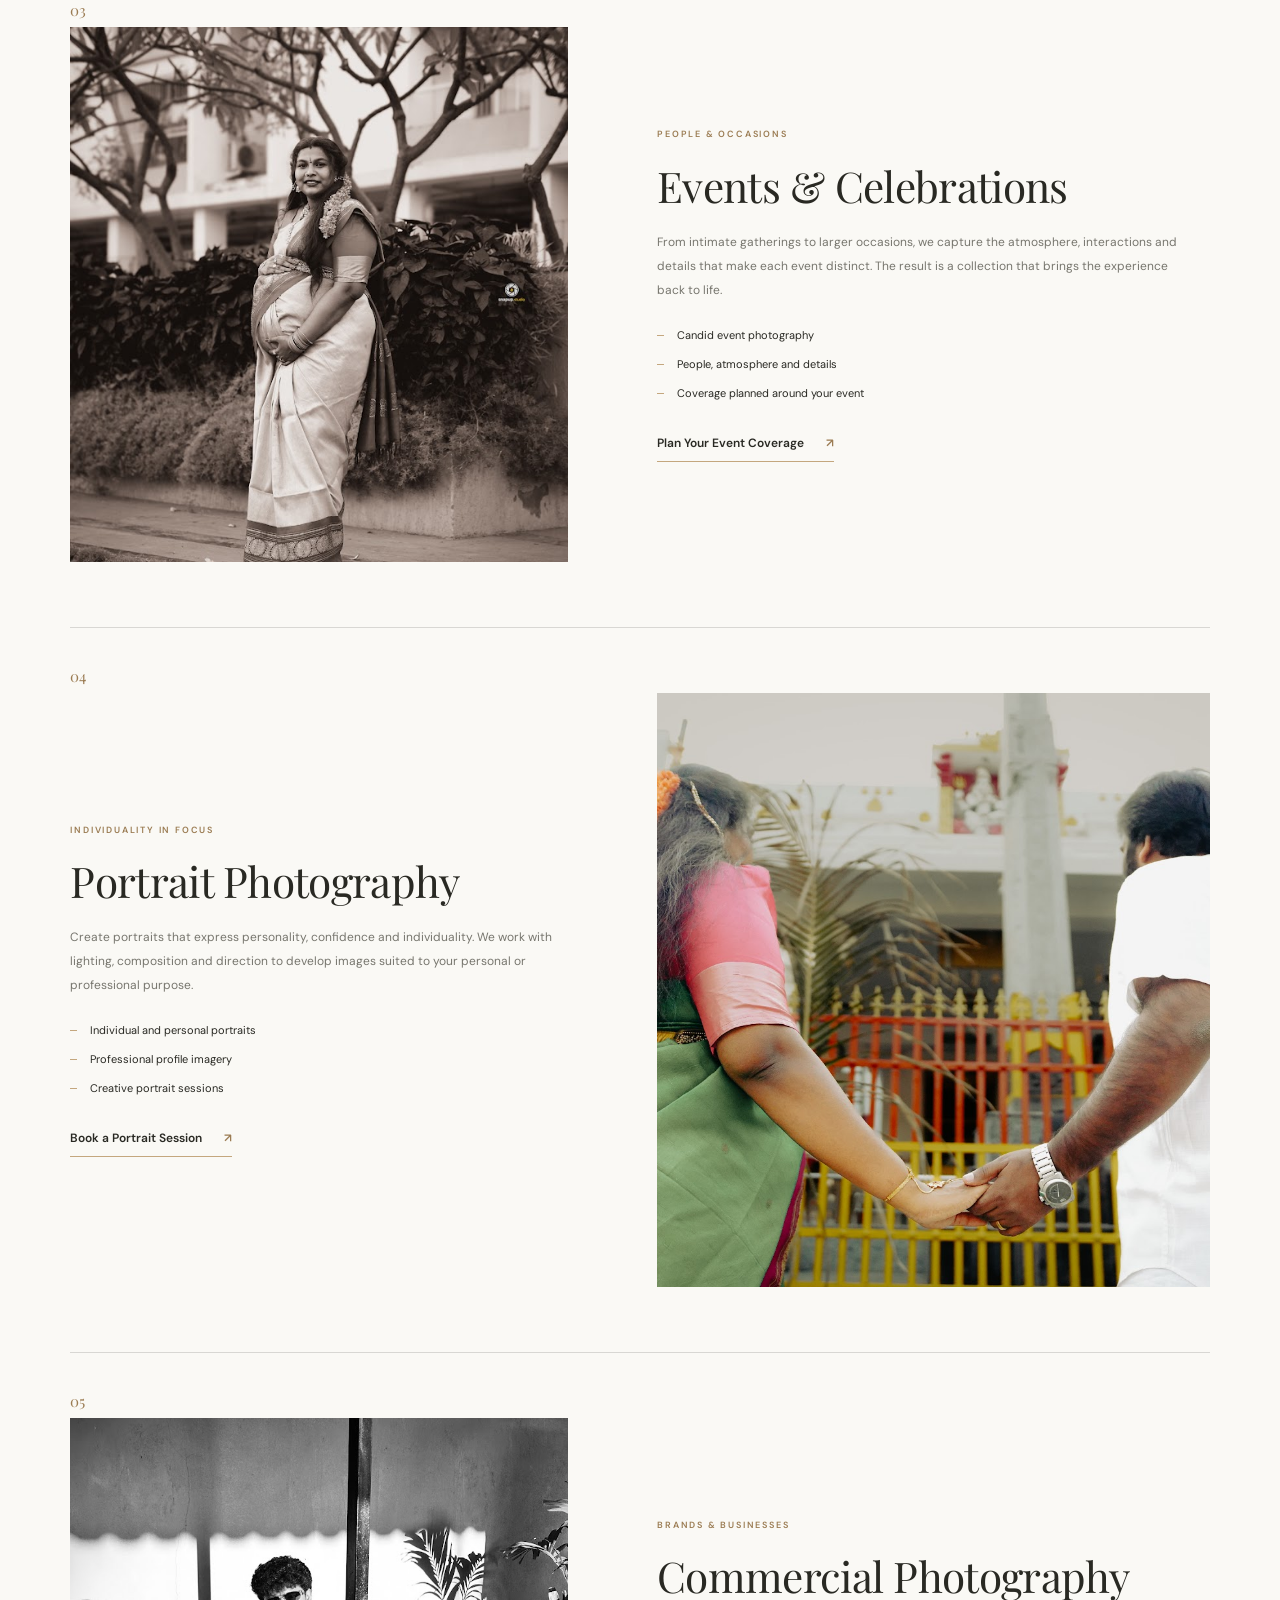
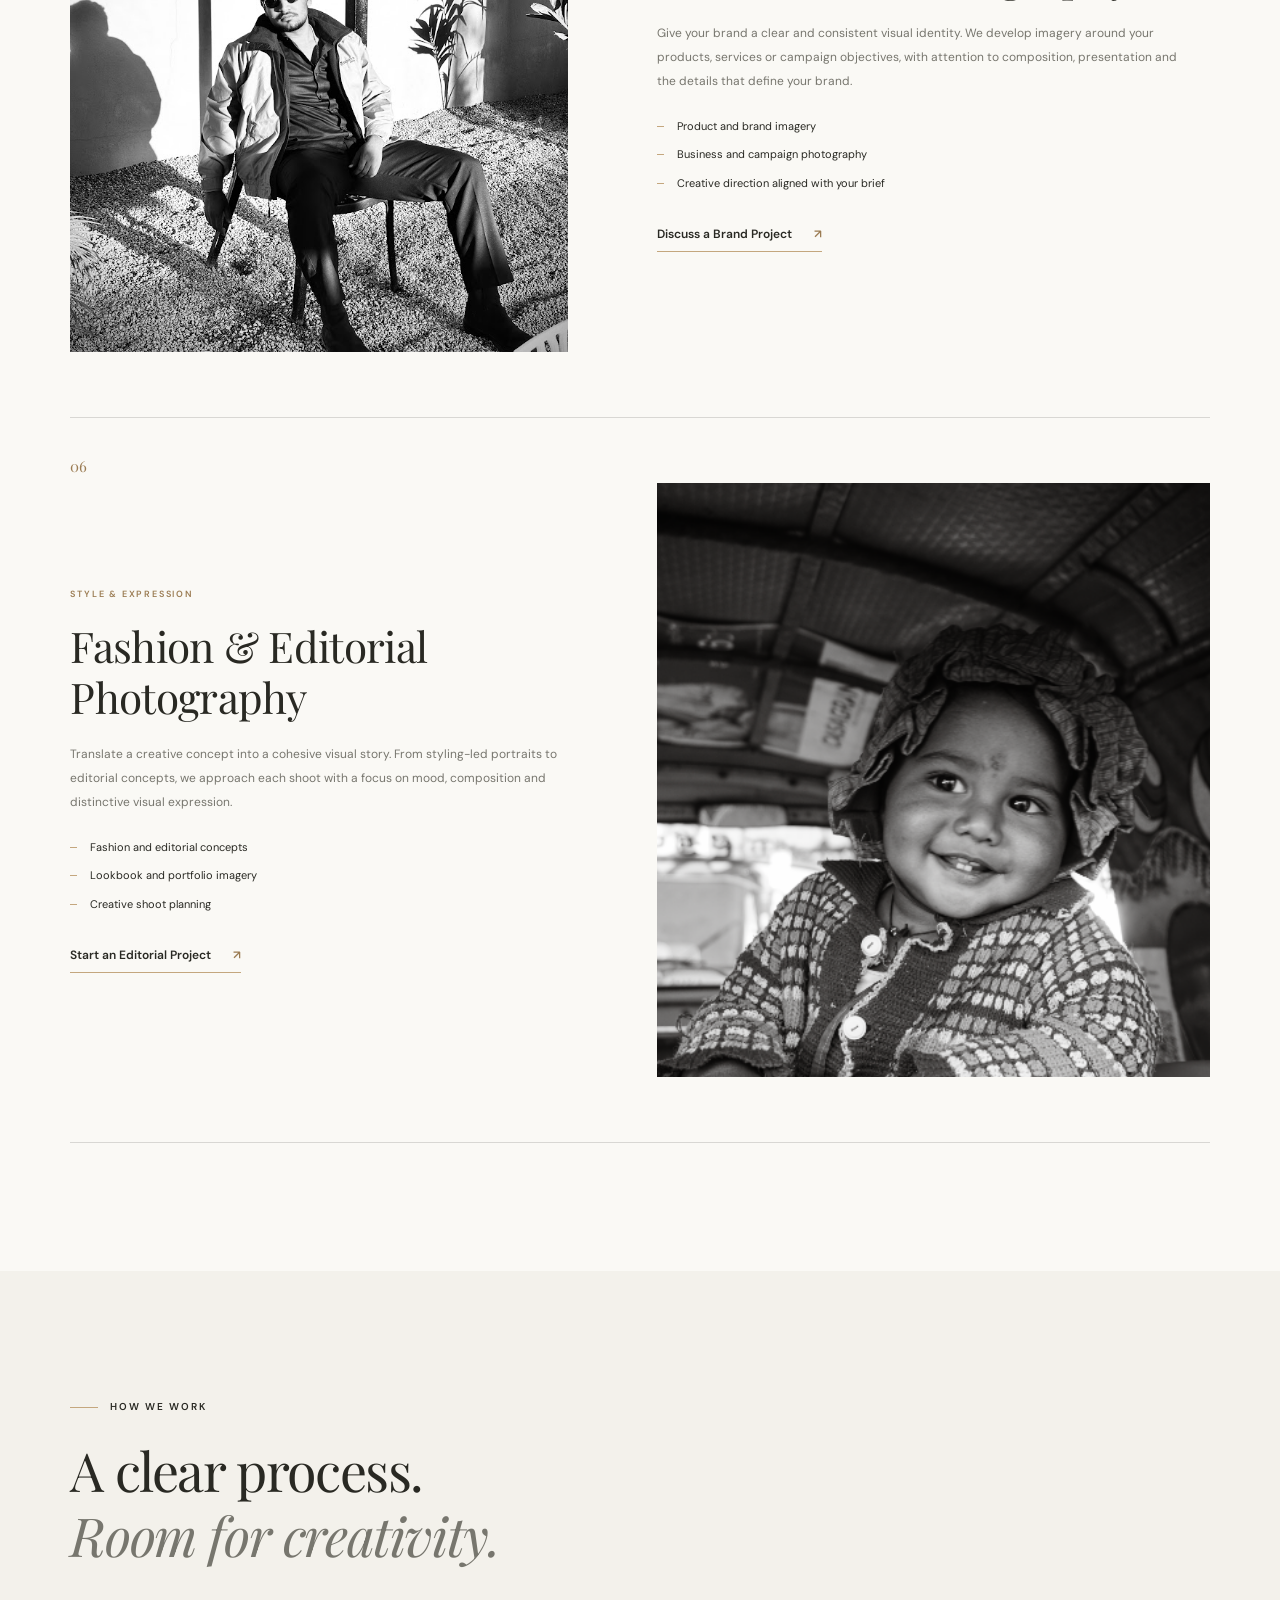
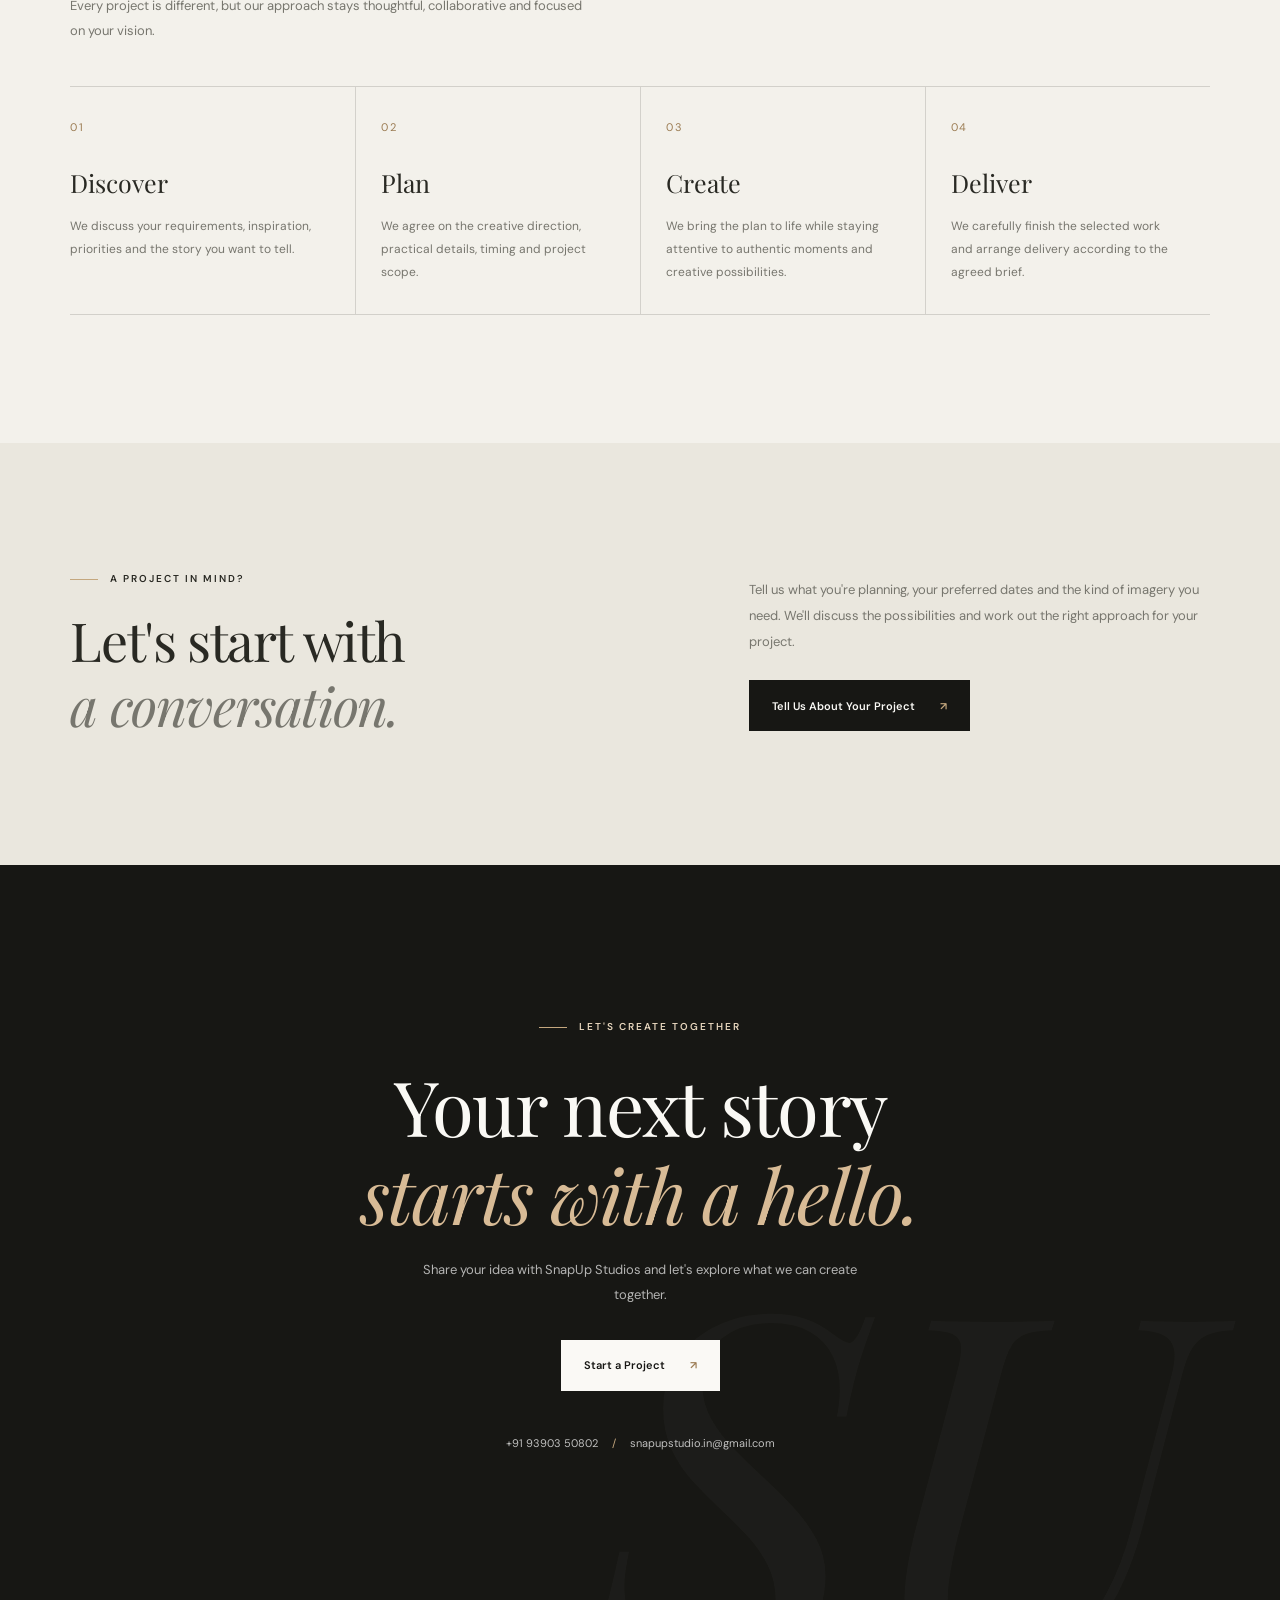
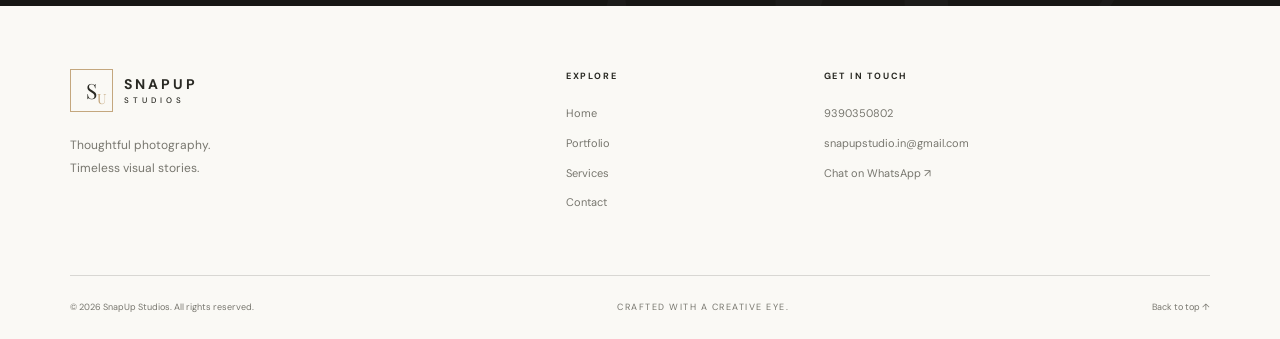
<file: snapup/services.html>
<!DOCTYPE html>
<html lang="en">
<head>
    <meta charset="UTF-8">
    <meta name="viewport" content="width=device-width, initial-scale=1.0">

    <meta name="theme-color" content="#171714">
    <meta name="description" content="Discover photography and videography services from SnapUp Studios, including wedding photography, cinematic films, events, portraits, commercial and fashion photography.">

    <title>Services | SnapUp Studios</title>

    <link rel="preconnect" href="https://fonts.googleapis.com">
    <link rel="preconnect" href="https://fonts.gstatic.com" crossorigin>
    <link href="https://fonts.googleapis.com/css2?family=DM+Sans:wght@400;500;600;700&family=Playfair+Display:wght@400;500;600;700&display=swap" rel="stylesheet">

    <link rel="stylesheet" href="style.css">
    <script src="script.js" defer></script>
</head>

<body>

    <a class="skip-link" href="#main">Skip to content</a>

    <!-- ANNOUNCEMENT BAR -->
    <div class="announcement-bar">
        <p>PHOTOGRAPHY · FILMS · STORIES</p>
        <a href="contact.html">Let's create something memorable <span>↗</span></a>
    </div>

    <!-- HEADER -->
    <header class="site-header">
        <div class="nav-container">

            <a class="brand" href="index.html" aria-label="SnapUp Studios homepage">
                <span class="brand-symbol">S<span>U</span></span>
                <span class="brand-name">
                    SNAPUP
                    <small>STUDIOS</small>
                </span>
            </a>

            <button
                class="menu-toggle"
                type="button"
                aria-label="Open navigation menu"
                aria-expanded="false"
                aria-controls="primary-navigation">
                <span></span>
                <span></span>
            </button>

            <nav class="primary-navigation" id="primary-navigation" aria-label="Main navigation">
                <a class="nav-link" href="index.html">Home</a>
                <a class="nav-link" href="portfolio.html">Portfolio</a>
                <a class="nav-link active" href="services.html" aria-current="page">Services</a>
                <a class="nav-link" href="contact.html">Contact</a>
                <a class="nav-project" href="contact.html">
                    Start a Project <span>↗</span>
                </a>
            </nav>

        </div>
    </header>

    <main id="main">

        <!-- SERVICES HERO -->
        <section class="services-hero">
            <div class="page-container services-hero-grid">

                <div class="services-hero-content">

                    <div class="section-label">
                        <span class="eyebrow-line"></span>
                        WHAT WE DO
                    </div>

                    <h1>
                        Your moments.<br>
                        <span>Our creative vision.</span>
                    </h1>

                    <p>
                        Every project deserves its own perspective.
                        We create thoughtful photographs and cinematic
                        films that reflect the people, ideas and moments
                        that matter to you.
                    </p>

                    <div class="services-hero-actions">
                        <a class="button button-dark" href="contact.html">
                            Discuss Your Project <span>↗</span>
                        </a>

                        <a class="underlined-link" href="#all-services">
                            Explore Services <span>↓</span>
                        </a>
                    </div>

                </div>

                <div class="services-hero-image">
                    <img
                        src="images/photo-06.jpg"
                        alt="A photograph from the SnapUp Studios collection"
                        fetchpriority="high"
                        decoding="async">

                    <div class="services-image-caption">
                        <span>THE ART OF STORYTELLING</span>
                        <span>SNAPUP STUDIOS</span>
                    </div>
                </div>

            </div>
        </section>

        <!-- SERVICE INTRODUCTION -->
        <section class="service-introduction section-padding">
            <div class="page-container service-intro-grid">

                <div class="section-label">
                    <span class="eyebrow-line"></span>
                    THOUGHTFUL BY DESIGN
                </div>

                <div>
                    <h2 class="section-heading">
                        More than a service.<br>
                        <span>A considered experience.</span>
                    </h2>

                    <p>
                        Great imagery begins with understanding your vision.
                        We take time to discuss the purpose, mood and details
                        of each project before choosing the right approach.
                        From the first conversation to the final delivery,
                        our focus is on creating work that feels considered,
                        personal and visually consistent.
                    </p>
                </div>

            </div>
        </section>

        <!-- ALL SERVICES -->
        <section class="all-services section-padding" id="all-services">
            <div class="page-container">

                <div class="services-section-heading">
                    <div class="section-label">
                        <span class="eyebrow-line"></span>
                        OUR CREATIVE SERVICES
                    </div>

                    <h2 class="section-heading">
                        Made for your <span>kind of story.</span>
                    </h2>

                    <p>
                        Explore our services and tell us what you have in mind.
                        Every project begins with a conversation.
                    </p>
                </div>

                <div class="service-detail-list">

                    <!-- SERVICE 01 -->
                    <article class="service-detail" id="wedding-photography">

                        <div class="service-detail-number">01</div>

                        <div class="service-detail-image">
                            <img
                                src="images/photo-02.jpg"
                                alt="Selected image from the SnapUp Studios photography collection"
                                loading="lazy"
                                decoding="async">
                        </div>

                        <div class="service-detail-content">
                            <span class="service-kicker">THE CELEBRATION</span>

                            <h3>Wedding Photography</h3>

                            <p>
                                Preserve the emotion, atmosphere and meaningful
                                details of your celebration. Our approach
                                combines thoughtful compositions with candid
                                moments, creating a visual record that feels
                                personal and timeless.
                            </p>

                            <ul class="service-points">
                                <li>Natural moments and candid storytelling</li>
                                <li>Portraits and meaningful details</li>
                                <li>Carefully finished photographs</li>
                            </ul>

                            <a class="underlined-link" href="contact.html?service=wedding-photography">
                                Inquire About Weddings <span>↗</span>
                            </a>
                        </div>

                    </article>

                    <!-- SERVICE 02 -->
                    <article class="service-detail service-detail-reverse" id="cinematic-films">

                        <div class="service-detail-number">02</div>

                        <div class="service-detail-image">
                            <img
                                src="images/photo-03.jpg"
                                alt="Selected visual reference for cinematic storytelling"
                                loading="lazy"
                                decoding="async">
                        </div>

                        <div class="service-detail-content">
                            <span class="service-kicker">STORIES IN MOTION</span>

                            <h3>Cinematic Wedding Films</h3>

                            <p>
                                Turn important moments into films you can return
                                to for years. We focus on visual storytelling,
                                atmosphere and meaningful details to shape a
                                film around the feeling of your celebration.
                            </p>

                            <ul class="service-points">
                                <li>Cinematic visual storytelling</li>
                                <li>Thoughtful editing and pacing</li>
                                <li>Personalised creative direction</li>
                            </ul>

                            <a class="underlined-link" href="contact.html?service=cinematic-films">
                                Discuss a Film <span>↗</span>
                            </a>
                        </div>

                    </article>

                    <!-- SERVICE 03 -->
                    <article class="service-detail" id="events">

                        <div class="service-detail-number">03</div>

                        <div class="service-detail-image">
                            <img
                                src="images/photo-04.jpg"
                                alt="Selected image from the SnapUp Studios collection"
                                loading="lazy"
                                decoding="async">
                        </div>

                        <div class="service-detail-content">
                            <span class="service-kicker">PEOPLE & OCCASIONS</span>

                            <h3>Events & Celebrations</h3>

                            <p>
                                From intimate gatherings to larger occasions,
                                we capture the atmosphere, interactions and
                                details that make each event distinct. The
                                result is a collection that brings the
                                experience back to life.
                            </p>

                            <ul class="service-points">
                                <li>Candid event photography</li>
                                <li>People, atmosphere and details</li>
                                <li>Coverage planned around your event</li>
                            </ul>

                            <a class="underlined-link" href="contact.html?service=events">
                                Plan Your Event Coverage <span>↗</span>
                            </a>
                        </div>

                    </article>

                    <!-- SERVICE 04 -->
                    <article class="service-detail service-detail-reverse" id="portraits">

                        <div class="service-detail-number">04</div>

                        <div class="service-detail-image">
                            <img
                                src="images/photo-05.jpg"
                                alt="Selected image from the SnapUp Studios collection"
                                loading="lazy"
                                decoding="async">
                        </div>

                        <div class="service-detail-content">
                            <span class="service-kicker">INDIVIDUALITY IN FOCUS</span>

                            <h3>Portrait Photography</h3>

                            <p>
                                Create portraits that express personality,
                                confidence and individuality. We work with
                                lighting, composition and direction to
                                develop images suited to your personal
                                or professional purpose.
                            </p>

                            <ul class="service-points">
                                <li>Individual and personal portraits</li>
                                <li>Professional profile imagery</li>
                                <li>Creative portrait sessions</li>
                            </ul>

                            <a class="underlined-link" href="contact.html?service=portraits">
                                Book a Portrait Session <span>↗</span>
                            </a>
                        </div>

                    </article>

                    <!-- SERVICE 05 -->
                    <article class="service-detail" id="commercial">

                        <div class="service-detail-number">05</div>

                        <div class="service-detail-image">
                            <img
                                src="images/photo-06.jpg"
                                alt="Selected image from the SnapUp Studios collection"
                                loading="lazy"
                                decoding="async">
                        </div>

                        <div class="service-detail-content">
                            <span class="service-kicker">BRANDS & BUSINESSES</span>

                            <h3>Commercial Photography</h3>

                            <p>
                                Give your brand a clear and consistent visual
                                identity. We develop imagery around your
                                products, services or campaign objectives,
                                with attention to composition, presentation
                                and the details that define your brand.
                            </p>

                            <ul class="service-points">
                                <li>Product and brand imagery</li>
                                <li>Business and campaign photography</li>
                                <li>Creative direction aligned with your brief</li>
                            </ul>

                            <a class="underlined-link" href="contact.html?service=commercial">
                                Discuss a Brand Project <span>↗</span>
                            </a>
                        </div>

                    </article>

                    <!-- SERVICE 06 -->
                    <article class="service-detail service-detail-reverse" id="fashion">

                        <div class="service-detail-number">06</div>

                        <div class="service-detail-image">
                            <img
                                src="images/photo-07.jpg"
                                alt="Selected image from the SnapUp Studios collection"
                                loading="lazy"
                                decoding="async">
                        </div>

                        <div class="service-detail-content">
                            <span class="service-kicker">STYLE & EXPRESSION</span>

                            <h3>Fashion & Editorial Photography</h3>

                            <p>
                                Translate a creative concept into a cohesive
                                visual story. From styling-led portraits to
                                editorial concepts, we approach each shoot
                                with a focus on mood, composition and
                                distinctive visual expression.
                            </p>

                            <ul class="service-points">
                                <li>Fashion and editorial concepts</li>
                                <li>Lookbook and portfolio imagery</li>
                                <li>Creative shoot planning</li>
                            </ul>

                            <a class="underlined-link" href="contact.html?service=fashion">
                                Start an Editorial Project <span>↗</span>
                            </a>
                        </div>

                    </article>

                </div>

            </div>
        </section>

        <!-- CREATIVE PROCESS -->
        <section class="process-section section-padding">
            <div class="page-container">

                <div class="section-label">
                    <span class="eyebrow-line"></span>
                    HOW WE WORK
                </div>

                <h2 class="section-heading">
                    A clear process.<br>
                    <span>Room for creativity.</span>
                </h2>

                <p class="services-process-intro">
                    Every project is different, but our approach stays
                    thoughtful, collaborative and focused on your vision.
                </p>

                <div class="process-grid">

                    <article class="process-card">
                        <span class="process-number">01</span>
                        <h3>Discover</h3>
                        <p>
                            We discuss your requirements, inspiration,
                            priorities and the story you want to tell.
                        </p>
                    </article>

                    <article class="process-card">
                        <span class="process-number">02</span>
                        <h3>Plan</h3>
                        <p>
                            We agree on the creative direction, practical
                            details, timing and project scope.
                        </p>
                    </article>

                    <article class="process-card">
                        <span class="process-number">03</span>
                        <h3>Create</h3>
                        <p>
                            We bring the plan to life while staying attentive
                            to authentic moments and creative possibilities.
                        </p>
                    </article>

                    <article class="process-card">
                        <span class="process-number">04</span>
                        <h3>Deliver</h3>
                        <p>
                            We carefully finish the selected work and
                            arrange delivery according to the agreed brief.
                        </p>
                    </article>

                </div>

            </div>
        </section>

        <!-- PROJECT QUESTIONS -->
        <section class="service-note section-padding">
            <div class="page-container service-note-inner">

                <div>
                    <div class="section-label">
                        <span class="eyebrow-line"></span>
                        A PROJECT IN MIND?
                    </div>

                    <h2 class="section-heading">
                        Let's start with<br>
                        <span>a conversation.</span>
                    </h2>
                </div>

                <div class="service-note-content">
                    <p>
                        Tell us what you're planning, your preferred dates
                        and the kind of imagery you need. We'll discuss the
                        possibilities and work out the right approach for
                        your project.
                    </p>

                    <a class="button button-dark" href="contact.html">
                        Tell Us About Your Project <span>↗</span>
                    </a>
                </div>

            </div>
        </section>

        <!-- CONTACT CTA -->
        <section class="contact-cta">
            <div class="cta-decoration" aria-hidden="true">SU.</div>

            <div class="page-container cta-content">

                <div class="section-label">
                    <span class="eyebrow-line"></span>
                    LET'S CREATE TOGETHER
                </div>

                <h2>
                    Your next story<br>
                    <span>starts with a hello.</span>
                </h2>

                <p>
                    Share your idea with SnapUp Studios and let's
                    explore what we can create together.
                </p>

                <a class="button button-light" href="contact.html">
                    Start a Project <span>↗</span>
                </a>

                <div class="cta-contact-details">
                    <a href="tel:+919390350802">+91 93903 50802</a>
                    <span class="cta-separator">/</span>
                    <a href="mailto:snapupstudio.in@gmail.com">snapupstudio.in@gmail.com</a>
                </div>

            </div>
        </section>

    </main>

    <!-- FOOTER -->
    <footer class="site-footer">
        <div class="page-container">

            <div class="footer-main">

                <div class="footer-brand-block">
                    <a class="brand footer-brand" href="index.html" aria-label="SnapUp Studios homepage">
                        <span class="brand-symbol">S<span>U</span></span>
                        <span class="brand-name">
                            SNAPUP
                            <small>STUDIOS</small>
                        </span>
                    </a>

                    <p>
                        Thoughtful photography.<br>
                        Timeless visual stories.
                    </p>
                </div>

                <div class="footer-column">
                    <h3>EXPLORE</h3>
                    <a href="index.html">Home</a>
                    <a href="portfolio.html">Portfolio</a>
                    <a href="services.html">Services</a>
                    <a href="contact.html">Contact</a>
                </div>

                <div class="footer-column">
                    <h3>GET IN TOUCH</h3>
                    <a href="tel:+919390350802">9390350802</a>
                    <a href="mailto:snapupstudio.in@gmail.com">snapupstudio.in@gmail.com</a>
                    <a href="https://wa.me/919390350802" target="_blank" rel="noopener noreferrer">
                        Chat on WhatsApp ↗
                    </a>
                </div>

            </div>

            <div class="footer-bottom">
                <p>© <span data-current-year>2026</span> SnapUp Studios. All rights reserved.</p>
                <p>CRAFTED WITH A CREATIVE EYE.</p>
                <a href="#main">Back to top ↑</a>
            </div>

        </div>
    </footer>

</body>
</html>
</file>
<file: snapup/style.css>
/* =========================================
   SNAPUP STUDIOS
   Shared Design System — Part 1
========================================= */

/* 1. VARIABLES AND RESET */

:root {
    --color-bg: #F3F1EB;
    --color-paper: #FAF9F5;
    --color-dark: #171714;
    --color-text: #292923;
    --color-muted: #77766E;
    --color-gold: #C4A77E;
    --color-border: rgba(41, 41, 35, 0.16);
    --color-light-border: rgba(255, 255, 255, 0.18);

    --font-heading: "Playfair Display", Georgia, serif;
    --font-body: "DM Sans", Arial, sans-serif;

    --container-width: 1320px;
    --page-gutter: clamp(20px, 5.5vw, 88px);

    --transition: 240ms ease;
}

* {
    box-sizing: border-box;
}

html {
    scroll-behavior: smooth;
    scroll-padding-top: 100px;
}

body {
    margin: 0;
    background: var(--color-bg);
    color: var(--color-text);
    font-family: var(--font-body);
    font-size: 14px;
    line-height: 1.7;
    -webkit-font-smoothing: antialiased;
    overflow-wrap: break-word;
}

body.menu-open {
    overflow: hidden;
}

img {
    display: block;
    max-width: 100%;
}

a {
    color: inherit;
    text-decoration: none;
}

button,
input,
textarea,
select {
    font: inherit;
}

button,
a {
    -webkit-tap-highlight-color: transparent;
}

button {
    color: inherit;
}

button:focus-visible,
a:focus-visible,
input:focus-visible,
textarea:focus-visible,
select:focus-visible {
    outline: 2px solid var(--color-gold);
    outline-offset: 5px;
}

::selection {
    background: var(--color-gold);
    color: var(--color-dark);
}

.page-container {
    width: min(
        calc(100% - (var(--page-gutter) * 2)),
        var(--container-width)
    );
    margin-inline: auto;
}

.section-padding {
    padding-block: clamp(76px, 10vw, 142px);
}

.skip-link {
    position: fixed;
    top: 10px;
    left: 10px;
    z-index: 9999;
    padding: 12px 18px;
    background: var(--color-paper);
    color: var(--color-dark);
    transform: translateY(-160%);
}

.skip-link:focus {
    transform: translateY(0);
}


/* 2. ANNOUNCEMENT BAR */

.announcement-bar {
    min-height: 35px;
    padding: 7px var(--page-gutter);
    display: flex;
    align-items: center;
    justify-content: space-between;
    gap: 18px;
    background: var(--color-dark);
    color: var(--color-paper);
    font-size: 9px;
    letter-spacing: 1.4px;
}

.announcement-bar p {
    margin: 0;
    font-weight: 600;
}

.announcement-bar a {
    color: #E6D5BD;
    letter-spacing: 0.3px;
    transition: color var(--transition);
}

.announcement-bar a span {
    margin-left: 5px;
}

.announcement-bar a:hover {
    color: white;
}


/* 3. HEADER AND BRAND */

.site-header {
    position: relative;
    z-index: 1000;
    background: var(--color-paper);
    border-bottom: 1px solid var(--color-border);
}

.nav-container {
    width: min(
        calc(100% - (var(--page-gutter) * 2)),
        var(--container-width)
    );
    min-height: 91px;
    margin-inline: auto;
    display: flex;
    align-items: center;
    justify-content: space-between;
    gap: 35px;
}

.brand {
    display: inline-flex;
    align-items: center;
    gap: 11px;
    flex-shrink: 0;
}

.brand-symbol {
    width: 43px;
    height: 43px;
    display: grid;
    place-items: center;
    position: relative;
    border: 1px solid var(--color-gold);
    font-family: var(--font-heading);
    font-size: 21px;
    line-height: 1;
}

.brand-symbol span {
    position: absolute;
    right: 5px;
    bottom: 5px;
    color: var(--color-gold);
    font-size: 14px;
}

.brand-name {
    display: flex;
    flex-direction: column;
    font-size: 14px;
    font-weight: 700;
    letter-spacing: 3px;
    line-height: 1.4;
}

.brand-name small {
    font-size: 8px;
    font-weight: 500;
    letter-spacing: 4px;
}

.primary-navigation {
    display: flex;
    align-items: center;
    gap: clamp(20px, 3vw, 43px);
}

.nav-link {
    position: relative;
    padding-block: 8px;
    color: #55544E;
    font-size: 12px;
    transition: color var(--transition);
}

.nav-link::after {
    content: "";
    position: absolute;
    left: 0;
    right: 100%;
    bottom: 1px;
    height: 1px;
    background: var(--color-gold);
    transition: right var(--transition);
}

.nav-link:hover,
.nav-link.active {
    color: var(--color-dark);
}

.nav-link:hover::after,
.nav-link.active::after {
    right: 0;
}

.nav-project {
    display: inline-flex;
    align-items: center;
    justify-content: center;
    gap: 19px;
    min-height: 44px;
    padding: 0 18px;
    background: var(--color-dark);
    color: var(--color-paper);
    font-size: 11px;
    transition:
        background var(--transition),
        color var(--transition);
}

.nav-project span {
    color: var(--color-gold);
}

.nav-project:hover {
    background: var(--color-gold);
    color: var(--color-dark);
}

.nav-project:hover span {
    color: var(--color-dark);
}

.menu-toggle {
    display: none;
}


/* 4. REUSABLE TYPOGRAPHY */

.eyebrow,
.section-label {
    display: flex;
    align-items: center;
    gap: 12px;
    font-size: 10px;
    font-weight: 600;
    letter-spacing: 2px;
    line-height: 1.6;
}

.eyebrow-line {
    width: 28px;
    height: 1px;
    flex-shrink: 0;
    background: var(--color-gold);
}

.section-heading {
    margin: 23px 0 0;
    font-family: var(--font-heading);
    font-size: clamp(34px, 4.2vw, 58px);
    font-weight: 400;
    line-height: 1.2;
    letter-spacing: -1.4px;
}

.section-heading > span {
    color: var(--color-muted);
    font-style: italic;
    font-weight: 400;
}

.underlined-link {
    display: inline-flex;
    align-items: center;
    gap: 22px;
    width: fit-content;
    padding-bottom: 7px;
    border-bottom: 1px solid var(--color-gold);
    font-size: 12px;
    font-weight: 600;
    transition: gap var(--transition);
}

.underlined-link:hover {
    gap: 30px;
}

.underlined-link span {
    color: #9B7C53;
}


/* 5. BUTTONS */

.button {
    min-height: 51px;
    padding: 0 22px;
    display: inline-flex;
    align-items: center;
    justify-content: center;
    gap: 25px;
    border: 1px solid transparent;
    font-size: 11px;
    font-weight: 600;
    transition:
        background var(--transition),
        color var(--transition),
        border-color var(--transition);
}

.button-light {
    background: var(--color-paper);
    color: var(--color-dark);
}

.button-light span {
    color: #9B7C53;
}

.button-light:hover {
    background: var(--color-gold);
    color: var(--color-dark);
}


/* 6. HERO */

.hero {
    min-height: min(760px, 82svh);
    min-height: min(760px, 82vh);
    position: relative;
    display: flex;
    align-items: center;
    overflow: hidden;
    isolation: isolate;
    background: #33332D;
    color: white;
}

.hero-image,
.hero-overlay {
    position: absolute;
    inset: 0;
    width: 100%;
    height: 100%;
}

.hero-image {
    z-index: -2;
    object-fit: cover;
    object-position: center 45%;
}

.hero-overlay {
    z-index: -1;
    background:
        linear-gradient(
            90deg,
            rgba(15, 15, 13, 0.83) 0%,
            rgba(15, 15, 13, 0.62) 46%,
            rgba(15, 15, 13, 0.17) 100%
        ),
        linear-gradient(
            0deg,
            rgba(15, 15, 13, 0.48) 0%,
            transparent 38%
        );
}

.hero-content {
    padding-top: 65px;
    padding-bottom: 100px;
}

.hero-eyebrow {
    color: #E8DDCC;
}

.hero h1 {
    max-width: 900px;
    margin: 27px 0 24px;
    font-family: var(--font-heading);
    font-size: clamp(43px, 6.5vw, 88px);
    font-weight: 400;
    line-height: 1.11;
    letter-spacing: -2.5px;
}

.hero h1 span {
    color: #E4CBA8;
    font-style: italic;
}

.hero-description {
    max-width: 460px;
    margin: 0;
    color: rgba(255, 255, 255, 0.84);
    font-size: 14px;
    line-height: 1.9;
}

.hero-actions {
    display: flex;
    align-items: center;
    flex-wrap: wrap;
    gap: 30px;
    margin-top: 36px;
}

.hero-text-link {
    display: inline-flex;
    align-items: center;
    gap: 12px;
    font-size: 12px;
    transition: gap var(--transition);
}

.hero-text-link:hover {
    gap: 19px;
}

.hero-text-link span {
    color: var(--color-gold);
}

.hero-bottom {
    position: absolute;
    bottom: 23px;
    left: 50%;
    transform: translateX(-50%);
    display: flex;
    justify-content: space-between;
    gap: 20px;
    color: rgba(255, 255, 255, 0.76);
    font-size: 9px;
    letter-spacing: 1.8px;
}

.hero-index {
    color: #E4CBA8;
}

.hero-side-label {
    position: absolute;
    top: 50%;
    right: 21px;
    writing-mode: vertical-rl;
    transform: translateY(-50%);
    color: rgba(255, 255, 255, 0.68);
    font-size: 8px;
    letter-spacing: 2px;
}


/* 7. INTRODUCTION */

.intro {
    background: var(--color-paper);
}

.intro-grid {
    display: grid;
    grid-template-columns: 0.75fr 1.5fr;
    gap: clamp(35px, 8vw, 125px);
}

.intro-grid > .section-label {
    padding-top: 12px;
    align-self: start;
}

.intro-content {
    max-width: 800px;
}

.intro-content .section-heading {
    margin-top: 0;
}

.intro-description {
    max-width: 640px;
    margin: 29px 0 27px;
    color: var(--color-muted);
    font-size: 14px;
    line-height: 2;
}


/* 8. FEATURED PHOTOGRAPHY */

.featured-work {
    background: var(--color-bg);
}

.section-topline {
    display: flex;
    align-items: flex-end;
    justify-content: space-between;
    gap: 30px;
    margin-bottom: 48px;
}

.section-topline .section-heading {
    margin-top: 19px;
}

.desktop-link {
    margin-bottom: 9px;
    flex-shrink: 0;
}

.featured-grid {
    display: grid;
    grid-template-columns: 1.15fr 0.85fr;
    gap: 43px 29px;
    align-items: start;
}

.featured-item {
    display: block;
    min-width: 0;
}

.featured-large {
    grid-row: span 2;
}

.featured-image-wrap {
    position: relative;
    overflow: hidden;
    background: #E2DFD6;
    aspect-ratio: 1.14 / 1;
}

.featured-large .featured-image-wrap {
    aspect-ratio: 0.79 / 1;
}

.featured-small .featured-image-wrap {
    aspect-ratio: 1.35 / 1;
}

.featured-image-wrap img {
    width: 100%;
    height: 100%;
    object-fit: cover;
    transition: transform 650ms cubic-bezier(0.2, 0.65, 0.3, 1);
}

.featured-item:hover .featured-image-wrap img {
    transform: scale(1.035);
}

.image-arrow {
    position: absolute;
    right: 15px;
    bottom: 15px;
    width: 37px;
    height: 37px;
    display: grid;
    place-items: center;
    background: var(--color-paper);
    color: var(--color-dark);
    font-size: 17px;
    transition:
        background var(--transition),
        color var(--transition);
}

.featured-item:hover .image-arrow {
    background: var(--color-gold);
}

.featured-caption {
    padding-top: 17px;
    display: flex;
    align-items: flex-end;
    justify-content: space-between;
    gap: 14px;
}

.caption-number,
.caption-category {
    color: var(--color-muted);
    font-size: 9px;
    letter-spacing: 1.2px;
    text-transform: uppercase;
}

.featured-caption h3 {
    margin: 5px 0 0;
    font-family: var(--font-heading);
    font-size: clamp(19px, 2vw, 25px);
    font-weight: 400;
    line-height: 1.35;
}

.caption-category {
    padding-bottom: 4px;
    text-align: right;
}

.mobile-link {
    display: none;
}


/* 9. SERVICES PREVIEW */

.services-preview {
    background: var(--color-paper);
}

.services-heading-row {
    align-items: flex-end;
}

.services-heading-row .section-heading {
    margin-top: 0;
}

.services-intro {
    max-width: 360px;
    margin: 0 0 5px;
    color: var(--color-muted);
    font-size: 13px;
    line-height: 1.9;
}

.service-list {
    border-top: 1px solid var(--color-border);
}

.service-row {
    display: grid;
    grid-template-columns: 48px minmax(190px, 1fr) minmax(190px, 0.9fr) 25px;
    align-items: center;
    gap: 20px;
    min-height: 100px;
    padding: 20px 5px;
    border-bottom: 1px solid var(--color-border);
    transition:
        background var(--transition),
        padding var(--transition);
}

.service-row:hover {
    padding-inline: 15px;
    background: rgba(196, 167, 126, 0.09);
}

.service-number {
    color: #9B7C53;
    font-size: 11px;
    letter-spacing: 1px;
}

.service-title {
    font-family: var(--font-heading);
    font-size: clamp(19px, 2.2vw, 27px);
    line-height: 1.4;
}

.service-description {
    color: var(--color-muted);
    font-size: 12px;
}

.service-arrow {
    justify-self: end;
    color: #9B7C53;
    font-size: 19px;
    transition: transform var(--transition);
}

.service-row:hover .service-arrow {
    transform: translate(3px, -3px);
}

.services-footer {
    display: flex;
    align-items: center;
    justify-content: space-between;
    gap: 25px;
    margin-top: 31px;
}

.services-footer p {
    margin: 0;
    color: var(--color-muted);
    font-size: 12px;
}


/* 10. PHILOSOPHY */

.philosophy {
    background: #EAE7DE;
}

.philosophy-grid {
    display: grid;
    grid-template-columns: 1fr 0.92fr;
    align-items: center;
    gap: clamp(40px, 9vw, 125px);
}

.philosophy-image {
    position: relative;
    min-width: 0;
    aspect-ratio: 0.82 / 1;
    background: #D7D2C7;
}

.philosophy-image img {
    width: 100%;
    height: 100%;
    object-fit: cover;
}

.philosophy-image-label {
    position: absolute;
    bottom: 0;
    left: 0;
    padding: 13px 18px;
    background: var(--color-paper);
    color: var(--color-dark);
    font-size: 9px;
    letter-spacing: 1.7px;
}

.philosophy-content .section-heading {
    margin-bottom: 27px;
}

.philosophy-content > p {
    color: var(--color-muted);
    font-size: 13px;
    line-height: 2;
}

.philosophy-signature {
    display: flex;
    align-items: center;
    gap: 15px;
    margin-top: 35px;
    padding-top: 25px;
    border-top: 1px solid var(--color-border);
}

.signature-mark {
    font-family: var(--font-heading);
    font-size: 31px;
    font-style: italic;
}

.philosophy-signature > span:last-child {
    display: flex;
    flex-direction: column;
    gap: 2px;
}

.philosophy-signature strong {
    font-size: 12px;
    font-weight: 600;
}

.philosophy-signature small {
    color: var(--color-muted);
    font-size: 11px;
}


/* 11. CREATIVE PROCESS */

.process-section {
    background: var(--color-bg);
}

.process-section > .page-container > .section-heading {
    margin-bottom: 55px;
}

.process-grid {
    display: grid;
    grid-template-columns: repeat(4, minmax(0, 1fr));
    border-top: 1px solid var(--color-border);
    border-bottom: 1px solid var(--color-border);
}

.process-card {
    padding: 28px 25px 31px 0;
    min-width: 0;
}

.process-card + .process-card {
    padding-left: 25px;
    border-left: 1px solid var(--color-border);
}

.process-number {
    color: #9B7C53;
    font-size: 11px;
    letter-spacing: 1.5px;
}

.process-card h3 {
    margin: 23px 0 11px;
    font-family: var(--font-heading);
    font-size: 25px;
    font-weight: 400;
}

.process-card p {
    margin: 0;
    color: var(--color-muted);
    font-size: 12px;
    line-height: 1.9;
}


/* 12. CONTACT CTA */

.contact-cta {
    position: relative;
    overflow: hidden;
    background: var(--color-dark);
    color: var(--color-paper);
    text-align: center;
}

.cta-content {
    position: relative;
    z-index: 1;
    display: flex;
    flex-direction: column;
    align-items: center;
    padding-block: clamp(85px, 12vw, 155px);
}

.contact-cta .section-label {
    justify-content: center;
    color: #E6D5BD;
}

.contact-cta h2 {
    margin: 27px 0 20px;
    font-family: var(--font-heading);
    font-size: clamp(39px, 6.2vw, 76px);
    font-weight: 400;
    line-height: 1.16;
    letter-spacing: -1.7px;
}

.contact-cta h2 span {
    color: #D8BB96;
    font-style: italic;
}

.contact-cta .cta-content > p {
    max-width: 470px;
    margin: 0;
    color: rgba(255, 255, 255, 0.68);
    font-size: 13px;
    line-height: 1.9;
}

.contact-cta .button {
    margin-top: 32px;
}

.cta-contact-details {
    display: flex;
    justify-content: center;
    align-items: center;
    flex-wrap: wrap;
    gap: 14px;
    margin-top: 43px;
    color: rgba(255, 255, 255, 0.73);
    font-size: 11px;
}

.cta-contact-details a {
    transition: color var(--transition);
}

.cta-contact-details a:hover {
    color: var(--color-gold);
}

.cta-separator {
    color: var(--color-gold);
}

.cta-decoration {
    position: absolute;
    right: -25px;
    bottom: -100px;
    color: rgba(255, 255, 255, 0.025);
    font-family: var(--font-heading);
    font-size: clamp(240px, 38vw, 520px);
    font-style: italic;
    line-height: 1;
    pointer-events: none;
    user-select: none;
}


/* 13. FOOTER */

.site-footer {
    background: var(--color-paper);
}

.footer-main {
    display: grid;
    grid-template-columns: 1.5fr 0.7fr 1.3fr;
    gap: 50px;
    padding-block: 63px;
}

.footer-brand {
    width: fit-content;
}

.footer-brand-block > p {
    margin: 22px 0 0;
    color: var(--color-muted);
    font-size: 12px;
    line-height: 1.9;
}

.footer-column {
    display: flex;
    align-items: flex-start;
    flex-direction: column;
    gap: 11px;
}

.footer-column h3 {
    margin: 0 0 9px;
    font-size: 9px;
    font-weight: 700;
    letter-spacing: 1.8px;
}

.footer-column a {
    max-width: 100%;
    color: var(--color-muted);
    font-size: 11px;
    overflow-wrap: anywhere;
    transition: color var(--transition);
}

.footer-column a:hover {
    color: var(--color-dark);
}

.footer-bottom {
    min-height: 64px;
    display: flex;
    align-items: center;
    justify-content: space-between;
    gap: 20px;
    border-top: 1px solid var(--color-border);
}

.footer-bottom p,
.footer-bottom a {
    margin: 0;
    color: var(--color-muted);
    font-size: 9px;
}

.footer-bottom p:nth-child(2) {
    letter-spacing: 1.5px;
}

.footer-bottom a {
    transition: color var(--transition);
}

.footer-bottom a:hover {
    color: var(--color-dark);
}


/* 14. IMAGE FALLBACK */

.image-unavailable {
    position: relative;
    background:
        linear-gradient(
            135deg,
            #DEDAD0,
            #F0EDE5
        );
}

.image-unavailable::after {
    content: "SNAPUP STUDIOS";
    position: absolute;
    top: 50%;
    left: 50%;
    transform: translate(-50%, -50%);
    color: #77766E;
    font-size: 10px;
    letter-spacing: 2px;
    text-align: center;
}


/* 15. RESPONSIVE: LAPTOPS AND TABLETS */

@media (max-width: 1050px) {
    :root {
        --page-gutter: clamp(24px, 4vw, 45px);
    }

    .nav-container {
        min-height: 80px;
    }

    .primary-navigation {
        gap: 21px;
    }

    .nav-project {
        gap: 10px;
        padding-inline: 13px;
    }

    .hero {
        min-height: 650px;
    }

    .intro-grid {
        grid-template-columns: 0.65fr 1.35fr;
        gap: 40px;
    }

    .service-row {
        grid-template-columns: 35px minmax(180px, 1fr) minmax(150px, 0.85fr) 20px;
        gap: 15px;
    }

    .philosophy-grid {
        gap: 55px;
    }

    .footer-main {
        gap: 30px;
    }
}


/* 16. RESPONSIVE: MOBILE NAVIGATION */

@media (max-width: 760px) {
    :root {
        --page-gutter: 23px;
    }

    .announcement-bar {
        min-height: 32px;
        padding-inline: var(--page-gutter);
        font-size: 8px;
        letter-spacing: 1px;
    }

    .announcement-bar a {
        font-size: 9px;
    }

    .nav-container {
        min-height: 75px;
        gap: 15px;
    }

    .brand-symbol {
        width: 39px;
        height: 39px;
        font-size: 19px;
    }

    .brand-name {
        font-size: 12px;
        letter-spacing: 2.5px;
    }

    .brand-name small {
        font-size: 7px;
        letter-spacing: 3.5px;
    }

    .menu-toggle {
        width: 45px;
        height: 45px;
        display: flex;
        flex-direction: column;
        align-items: center;
        justify-content: center;
        gap: 6px;
        padding: 0;
        border: 1px solid var(--color-border);
        background: transparent;
        cursor: pointer;
    }

    .menu-toggle span {
        width: 18px;
        height: 1px;
        background: var(--color-dark);
        transition:
            transform var(--transition),
            width var(--transition);
    }

    .menu-toggle[aria-expanded="true"] span:first-child {
        transform: translateY(3.5px) rotate(45deg);
    }

    .menu-toggle[aria-expanded="true"] span:last-child {
        transform: translateY(-3.5px) rotate(-45deg);
    }

    .primary-navigation {
        position: absolute;
        top: 100%;
        left: 0;
        right: 0;
        display: none;
        align-items: stretch;
        flex-direction: column;
        gap: 0;
        max-height: calc(100vh - 110px);
        overflow-y: auto;
        padding: 13px var(--page-gutter) 25px;
        border-top: 1px solid var(--color-border);
        background: var(--color-paper);
        box-shadow: 0 15px 25px rgba(0, 0, 0, 0.07);
    }

    .primary-navigation.is-open {
        display: flex;
    }

    .nav-link {
        padding: 15px 0;
        border-bottom: 1px solid var(--color-border);
        font-size: 13px;
    }

    .nav-link::after {
        display: none;
    }

    .nav-project {
        min-height: 48px;
        margin-top: 16px;
    }

    .hero {
        min-height: 690px;
        min-height: min(760px, 83svh);
        align-items: center;
    }

    .hero-image {
        object-position: 58% center;
    }

    .hero-overlay {
        background:
            linear-gradient(
                90deg,
                rgba(15, 15, 13, 0.78),
                rgba(15, 15, 13, 0.34)
            ),
            linear-gradient(
                0deg,
                rgba(15, 15, 13, 0.53),
                transparent 70%
            );
    }

    .hero-content {
        padding-top: 65px;
        padding-bottom: 80px;
    }

    .hero h1 {
        font-size: clamp(43px, 8vw, 65px);
        letter-spacing: -1.7px;
    }

    .hero-description {
        max-width: 420px;
        font-size: 13px;
    }

    .hero-side-label {
        display: none;
    }

    .hero-bottom {
        bottom: 18px;
        font-size: 8px;
        letter-spacing: 1.2px;
    }

    .intro-grid {
        grid-template-columns: 1fr;
        gap: 28px;
    }

    .intro-content .section-heading {
        font-size: clamp(35px, 7vw, 49px);
    }

    .section-topline {
        align-items: flex-start;
        flex-direction: column;
        gap: 22px;
        margin-bottom: 35px;
    }

    .desktop-link {
        display: none;
    }

    .mobile-link {
        display: inline-flex;
        margin-top: 34px;
    }

    .featured-grid {
        grid-template-columns: 1fr 1fr;
        gap: 30px 17px;
    }

    .featured-large {
        grid-column: 1 / -1;
        grid-row: auto;
    }

    .featured-large .featured-image-wrap {
        aspect-ratio: 1.18 / 1;
    }

    .featured-small .featured-image-wrap {
        aspect-ratio: 0.79 / 1;
    }

    .featured-caption {
        align-items: flex-start;
        flex-direction: column;
        gap: 7px;
        padding-top: 12px;
    }

    .featured-caption h3 {
        font-size: 19px;
    }

    .caption-category {
        text-align: left;
    }

    .services-heading-row {
        flex-direction: column;
        gap: 18px;
    }

    .services-intro {
        max-width: 470px;
    }

    .service-row {
        grid-template-columns: 28px minmax(0, 1fr) 22px;
        gap: 11px;
        min-height: 92px;
        padding-block: 17px;
    }

    .service-title {
        font-size: clamp(18px, 4vw, 23px);
    }

    .service-description {
        grid-column: 2;
        grid-row: 2;
        font-size: 11px;
    }

    .service-arrow {
        grid-column: 3;
        grid-row: 1 / 3;
    }

    .services-footer {
        align-items: flex-start;
        flex-direction: column;
    }

    .philosophy-grid {
        grid-template-columns: 1fr;
        gap: 42px;
    }

    .philosophy-image {
        max-width: 540px;
        aspect-ratio: 0.95 / 1;
    }

    .philosophy-content {
        max-width: 600px;
    }

    .process-grid {
        grid-template-columns: 1fr 1fr;
    }

    .process-card {
        padding: 25px 18px 28px 0;
    }

    .process-card + .process-card {
        padding-left: 18px;
    }

    .process-card:nth-child(3) {
        padding-left: 0;
        border-left: 0;
        border-top: 1px solid var(--color-border);
    }

    .process-card:nth-child(4) {
        border-top: 1px solid var(--color-border);
    }

    .process-card h3 {
        font-size: 23px;
    }

    .footer-main {
        grid-template-columns: 1fr 1fr;
        gap: 38px 25px;
        padding-block: 49px;
    }

    .footer-brand-block {
        grid-column: 1 / -1;
    }

    .footer-bottom {
        align-items: flex-start;
        flex-wrap: wrap;
        padding-block: 18px;
        gap: 10px 20px;
    }

    .footer-bottom p:nth-child(2) {
        display: none;
    }
}


/* 17. RESPONSIVE: SMALL PHONES */

@media (max-width: 420px) {
    :root {
        --page-gutter: 19px;
    }

    .announcement-bar {
        gap: 8px;
        font-size: 7px;
    }

    .announcement-bar a {
        max-width: 48%;
        font-size: 8px;
        text-align: right;
    }

    .hero {
        min-height: 650px;
        min-height: 78svh;
    }

    .hero h1 {
        font-size: clamp(37px, 10vw, 47px);
        line-height: 1.15;
    }

    .hero-eyebrow {
        font-size: 8px;
        letter-spacing: 1.3px;
    }

    .hero-actions {
        align-items: flex-start;
        flex-direction: column;
        gap: 20px;
    }

    .hero-bottom {
        font-size: 7px;
        letter-spacing: 0.8px;
    }

    .section-heading {
        font-size: 35px;
        letter-spacing: -0.8px;
    }

    .featured-grid {
        grid-template-columns: 1fr;
    }

    .featured-large,
    .featured-small {
        grid-column: auto;
    }

    .featured-large .featured-image-wrap,
    .featured-small .featured-image-wrap {
        aspect-ratio: 1 / 1;
    }

    .featured-caption {
        flex-direction: row;
        align-items: flex-end;
    }

    .featured-caption h3 {
        font-size: 21px;
    }

    .caption-category {
        max-width: 110px;
        text-align: right;
    }

    .service-title {
        font-size: 18px;
    }

    .process-card h3 {
        font-size: 21px;
    }

    .process-card p {
        font-size: 11px;
    }

    .contact-cta h2 {
        font-size: 39px;
    }

    .cta-contact-details {
        flex-direction: column;
        gap: 8px;
    }

    .cta-separator {
        display: none;
    }

    .footer-main {
        gap: 32px 16px;
    }

    .footer-column a {
        font-size: 10px;
    }

    .footer-bottom p,
    .footer-bottom a {
        font-size: 8px;
    }
}


/* 18. REDUCED MOTION ACCESSIBILITY */

@media (prefers-reduced-motion: reduce) {
    *,
    *::before,
    *::after {
        scroll-behavior: auto !important;
        animation-duration: 0.01ms !important;
        animation-iteration-count: 1 !important;
        transition-duration: 0.01ms !important;
    }
}



/* =========================================
   SNAPUP STUDIOS
   Portfolio Gallery — Part 2
========================================= */

/* PORTFOLIO INTRO */

.portfolio-hero {
    padding-block: clamp(75px, 10vw, 130px) 55px;
    background: var(--color-paper);
    border-bottom: 1px solid var(--color-border);
}

.portfolio-hero h1 {
    margin: 27px 0 36px;
    font-family: var(--font-heading);
    font-size: clamp(47px, 7vw, 88px);
    font-weight: 400;
    line-height: 1.1;
    letter-spacing: -2px;
}

.portfolio-hero h1 span {
    color: var(--color-muted);
    font-style: italic;
}

.portfolio-intro-bottom {
    display: flex;
    align-items: flex-end;
    justify-content: space-between;
    gap: 35px;
}

.portfolio-intro-bottom > p {
    max-width: 510px;
    margin: 0;
    color: var(--color-muted);
    font-size: 13px;
    line-height: 2;
}

.portfolio-count-block {
    display: flex;
    align-items: baseline;
    gap: 13px;
    flex-shrink: 0;
}

.portfolio-count-number {
    font-family: var(--font-heading);
    font-size: 42px;
    line-height: 1;
}

.portfolio-count-label {
    color: var(--color-muted);
    font-size: 9px;
    letter-spacing: 1.5px;
}


/* GALLERY SECTION */

.portfolio-section {
    background: var(--color-bg);
}

.gallery-toolbar {
    display: flex;
    align-items: center;
    justify-content: space-between;
    gap: 20px;
    margin-bottom: 25px;
}

.gallery-results {
    margin: 0;
    color: var(--color-muted);
    font-size: 11px;
}

.gallery-results span {
    color: var(--color-dark);
    font-weight: 700;
}


/* FILTER BUTTONS */

.gallery-filters {
    display: flex;
    flex-wrap: wrap;
    gap: 8px;
    margin-bottom: 43px;
    padding-bottom: 20px;
    border-bottom: 1px solid var(--color-border);
}

.filter-button {
    min-height: 39px;
    display: inline-flex;
    align-items: center;
    justify-content: center;
    gap: 10px;
    padding: 0 17px;
    border: 1px solid var(--color-border);
    background: transparent;
    color: var(--color-muted);
    cursor: pointer;
    font-size: 11px;
    transition:
        background var(--transition),
        color var(--transition),
        border-color var(--transition);
}

.filter-button span {
    color: var(--color-gold);
    font-size: 10px;
}

.filter-button:hover {
    border-color: var(--color-dark);
    color: var(--color-dark);
}

.filter-button.active {
    border-color: var(--color-dark);
    background: var(--color-dark);
    color: var(--color-paper);
}

.filter-button.active span {
    color: #E4CBA8;
}


/* EDITORIAL GALLERY GRID */

.portfolio-grid {
    display: grid;
    grid-template-columns: repeat(3, minmax(0, 1fr));
    gap: 44px 24px;
    align-items: start;
}

.gallery-item {
    min-width: 0;
    animation: gallery-item-in 300ms ease both;
}

.gallery-item[hidden] {
    display: none !important;
}

.gallery-item.gallery-tall {
    grid-row: span 1;
}

.gallery-image-button {
    position: relative;
    display: block;
    width: 100%;
    aspect-ratio: 0.88 / 1;
    padding: 0;
    overflow: hidden;
    border: 0;
    background: #E2DFD6;
    cursor: zoom-in;
    text-align: left;
}

.gallery-tall .gallery-image-button {
    aspect-ratio: 0.76 / 1;
}

.gallery-wide .gallery-image-button {
    aspect-ratio: 1.13 / 1;
}

.gallery-image-button img {
    width: 100%;
    height: 100%;
    object-fit: cover;
    transition: transform 600ms cubic-bezier(0.2, 0.65, 0.3, 1);
}

.gallery-item:hover .gallery-image-button img {
    transform: scale(1.04);
}

.gallery-open-icon {
    position: absolute;
    right: 12px;
    bottom: 12px;
    width: 37px;
    height: 37px;
    display: grid;
    place-items: center;
    background: var(--color-paper);
    color: var(--color-dark);
    font-size: 17px;
    opacity: 0;
    transform: translateY(5px);
    transition:
        opacity var(--transition),
        transform var(--transition),
        background var(--transition);
}

.gallery-item:hover .gallery-open-icon,
.gallery-image-button:focus-visible .gallery-open-icon {
    opacity: 1;
    transform: translateY(0);
}

.gallery-item:hover .gallery-open-icon {
    background: var(--color-gold);
}

.gallery-caption {
    display: flex;
    align-items: flex-end;
    justify-content: space-between;
    gap: 10px;
    padding-top: 15px;
}

.gallery-number {
    display: block;
    color: var(--color-muted);
    font-size: 9px;
    letter-spacing: 1.3px;
}

.gallery-caption h2 {
    margin: 5px 0 0;
    font-family: var(--font-heading);
    font-size: clamp(18px, 1.8vw, 23px);
    font-weight: 400;
    line-height: 1.35;
}

.gallery-category {
    max-width: 40%;
    padding-bottom: 3px;
    color: var(--color-muted);
    font-size: 9px;
    letter-spacing: 0.7px;
    text-align: right;
    text-transform: uppercase;
}

.gallery-empty {
    padding: 60px 20px;
    border: 1px solid var(--color-border);
    color: var(--color-muted);
    font-size: 13px;
    text-align: center;
}

.gallery-bottom-note {
    display: flex;
    align-items: center;
    justify-content: center;
    gap: 16px;
    margin-top: 65px;
}

.gallery-bottom-note .eyebrow-line {
    width: 40px;
}

.gallery-bottom-note p {
    margin: 0;
    color: var(--color-muted);
    font-size: 9px;
    letter-spacing: 1.6px;
    text-align: center;
}


/* FULL-SCREEN LIGHTBOX */

body.lightbox-open {
    overflow: hidden;
}

.lightbox[hidden] {
    display: none !important;
}

.lightbox {
    position: fixed;
    inset: 0;
    z-index: 5000;
    display: grid;
    grid-template-columns: 65px minmax(0, 1fr) 65px;
    grid-template-rows: 76px minmax(0, 1fr) auto 40px;
    align-items: center;
    gap: 0;
    padding: 0 clamp(15px, 3vw, 42px);
    overflow: auto;
    background: rgba(20, 20, 18, 0.98);
    color: var(--color-paper);
}

.lightbox-topbar {
    grid-column: 1 / -1;
    grid-row: 1;
    display: flex;
    align-items: center;
    justify-content: space-between;
    gap: 15px;
    border-bottom: 1px solid rgba(255, 255, 255, 0.13);
}

.lightbox-brand {
    display: flex;
    align-items: center;
    gap: 12px;
    font-size: 9px;
    letter-spacing: 1.6px;
}

.lightbox-brand-mark {
    color: var(--color-gold);
    font-family: var(--font-heading);
    font-size: 21px;
    font-style: italic;
}

.lightbox-counter {
    display: flex;
    align-items: center;
    gap: 10px;
    color: #E5D3B9;
    font-family: var(--font-heading);
    font-size: 20px;
}

.lightbox-counter-divider {
    color: rgba(255, 255, 255, 0.3);
    font-size: 15px;
}

.lightbox-close {
    width: 43px;
    height: 43px;
    display: grid;
    place-items: center;
    border: 1px solid rgba(255, 255, 255, 0.25);
    background: transparent;
    color: white;
    cursor: pointer;
    transition:
        background var(--transition),
        color var(--transition);
}

.lightbox-close span {
    font-size: 29px;
    font-weight: 300;
    line-height: 1;
}

.lightbox-close:hover {
    background: var(--color-paper);
    color: var(--color-dark);
}

.lightbox-stage {
    grid-column: 2;
    grid-row: 2;
    display: flex;
    align-items: center;
    justify-content: center;
    min-width: 0;
    min-height: 0;
    height: 100%;
    padding: 20px 12px;
    touch-action: pan-y pinch-zoom;
}

.lightbox-image {
    display: block;
    width: auto;
    height: auto;
    max-width: 100%;
    max-height: 100%;
    object-fit: contain;
    user-select: none;
    -webkit-user-drag: none;
}

.lightbox-arrow {
    width: 45px;
    height: 55px;
    display: grid;
    place-items: center;
    border: 1px solid rgba(255, 255, 255, 0.2);
    background: transparent;
    color: white;
    cursor: pointer;
    transition:
        background var(--transition),
        color var(--transition),
        border-color var(--transition);
}

.lightbox-arrow span {
    font-size: 22px;
}

.lightbox-arrow:hover:not(:disabled) {
    border-color: var(--color-gold);
    background: var(--color-gold);
    color: var(--color-dark);
}

.lightbox-arrow:disabled {
    opacity: 0.3;
    cursor: not-allowed;
}

.lightbox-previous {
    grid-column: 1;
    grid-row: 2;
    justify-self: start;
}

.lightbox-next {
    grid-column: 3;
    grid-row: 2;
    justify-self: end;
}

.lightbox-caption {
    grid-column: 1 / -1;
    grid-row: 3;
    display: flex;
    align-items: flex-end;
    justify-content: space-between;
    gap: 20px;
    padding: 17px 0 20px;
    border-top: 1px solid rgba(255, 255, 255, 0.13);
}

.lightbox-caption-label {
    color: var(--color-gold);
    font-size: 8px;
    letter-spacing: 1.6px;
}

.lightbox-caption h2 {
    margin: 5px 0 0;
    font-family: var(--font-heading);
    font-size: 24px;
    font-weight: 400;
}

.lightbox-caption > p {
    margin: 0 0 4px;
    color: rgba(255, 255, 255, 0.6);
    font-size: 10px;
    letter-spacing: 1px;
    text-align: right;
    text-transform: uppercase;
}

.lightbox-keyboard-hint {
    grid-column: 1 / -1;
    grid-row: 4;
    align-self: center;
    margin: 0;
    color: rgba(255, 255, 255, 0.45);
    font-size: 8px;
    letter-spacing: 1.4px;
    text-align: center;
}


/* GALLERY ENTRANCE */

@keyframes gallery-item-in {
    from {
        opacity: 0.65;
    }

    to {
        opacity: 1;
    }
}


/* TABLET */

@media (max-width: 900px) {
    .portfolio-grid {
        grid-template-columns: repeat(2, minmax(0, 1fr));
        gap: 36px 21px;
    }

    .gallery-wide .gallery-image-button {
        aspect-ratio: 0.88 / 1;
    }

    .lightbox {
        grid-template-columns: 48px minmax(0, 1fr) 48px;
        padding-inline: 18px;
    }

    .lightbox-arrow {
        width: 39px;
        height: 48px;
    }
}


/* MOBILE */

@media (max-width: 600px) {
    .portfolio-hero {
        padding-block: 70px 42px;
    }

    .portfolio-hero h1 {
        font-size: clamp(42px, 10vw, 59px);
        letter-spacing: -1.2px;
    }

    .portfolio-intro-bottom {
        align-items: flex-start;
        flex-direction: column;
        gap: 25px;
    }

    .portfolio-count-number {
        font-size: 35px;
    }

    .gallery-toolbar {
        align-items: flex-start;
        flex-direction: column;
        gap: 12px;
    }

    .gallery-filters {
        flex-wrap: nowrap;
        gap: 7px;
        margin-right: calc(var(--page-gutter) * -1);
        padding-right: var(--page-gutter);
        padding-bottom: 15px;
        overflow-x: auto;
        overscroll-behavior-inline: contain;
        scrollbar-width: thin;
    }

    .filter-button {
        flex: 0 0 auto;
        min-height: 37px;
        padding-inline: 13px;
    }

    .portfolio-grid {
        grid-template-columns: repeat(2, minmax(0, 1fr));
        gap: 29px 13px;
    }

    .gallery-image-button,
    .gallery-tall .gallery-image-button,
    .gallery-wide .gallery-image-button {
        aspect-ratio: 0.77 / 1;
    }

    .gallery-caption {
        align-items: flex-start;
        flex-direction: column;
        gap: 6px;
        padding-top: 11px;
    }

    .gallery-caption h2 {
        font-size: 19px;
    }

    .gallery-category {
        max-width: 100%;
        text-align: left;
    }

    .gallery-open-icon {
        width: 31px;
        height: 31px;
        right: 8px;
        bottom: 8px;
        opacity: 1;
        transform: none;
    }

    .gallery-bottom-note {
        gap: 9px;
        margin-top: 45px;
    }

    .gallery-bottom-note .eyebrow-line {
        width: 18px;
    }

    .gallery-bottom-note p {
        font-size: 7px;
        letter-spacing: 1px;
    }

    .lightbox {
        grid-template-columns: 37px minmax(0, 1fr) 37px;
        grid-template-rows: 65px minmax(0, 1fr) auto 32px;
        padding-inline: 12px;
    }

    .lightbox-brand {
        gap: 7px;
        font-size: 7px;
        letter-spacing: 1px;
    }

    .lightbox-brand-mark {
        font-size: 18px;
    }

    .lightbox-counter {
        gap: 5px;
        font-size: 17px;
    }

    .lightbox-close {
        width: 35px;
        height: 35px;
    }

    .lightbox-stage {
        padding: 12px 5px;
    }

    .lightbox-arrow {
        width: 33px;
        height: 42px;
        border-color: transparent;
    }

    .lightbox-arrow span {
        font-size: 19px;
    }

    .lightbox-caption h2 {
        font-size: 21px;
    }

    .lightbox-caption > p {
        font-size: 8px;
    }

    .lightbox-keyboard-hint {
        font-size: 7px;
        letter-spacing: 0.8px;
    }
}


/* SMALL PHONES */

@media (max-width: 360px) {
    .portfolio-grid {
        grid-template-columns: 1fr;
    }

    .gallery-image-button,
    .gallery-tall .gallery-image-button,
    .gallery-wide .gallery-image-button {
        aspect-ratio: 0.92 / 1;
    }

    .gallery-caption {
        flex-direction: row;
        align-items: flex-end;
    }

    .gallery-category {
        max-width: 42%;
        text-align: right;
    }

    .lightbox {
        grid-template-columns: 29px minmax(0, 1fr) 29px;
        padding-inline: 7px;
    }

    .lightbox-arrow {
        width: 28px;
    }
}


/* REDUCED MOTION */

@media (prefers-reduced-motion: reduce) {
    .gallery-item {
        animation: none;
    }
}


/* =========================================
   SNAPUP STUDIOS
   Services Page — Part 3
========================================= */

/* SERVICES HERO */

.services-hero {
    padding-block: clamp(65px, 8vw, 110px);
    background: var(--color-paper);
}

.services-hero-grid {
    display: grid;
    grid-template-columns: 1fr 0.88fr;
    align-items: center;
    gap: clamp(40px, 7vw, 100px);
}

.services-hero-content h1 {
    margin: 25px 0;
    font-family: var(--font-heading);
    font-size: clamp(42px, 5.4vw, 69px);
    font-weight: 400;
    line-height: 1.13;
    letter-spacing: -1.8px;
}

.services-hero-content h1 span {
    color: var(--color-muted);
    font-style: italic;
}

.services-hero-content > p {
    max-width: 500px;
    margin: 0;
    color: var(--color-muted);
    font-size: 13px;
    line-height: 2;
}

.services-hero-actions {
    display: flex;
    align-items: center;
    flex-wrap: wrap;
    gap: 24px;
    margin-top: 30px;
}

.button-dark {
    background: var(--color-dark);
    color: var(--color-paper);
}

.button-dark span {
    color: var(--color-gold);
}

.button-dark:hover {
    background: var(--color-gold);
    color: var(--color-dark);
}

.button-dark:hover span {
    color: var(--color-dark);
}

.services-hero-image {
    position: relative;
    min-width: 0;
    aspect-ratio: 0.84 / 1;
    background: #DEDAD0;
}

.services-hero-image > img {
    width: 100%;
    height: 100%;
    object-fit: cover;
}

.services-image-caption {
    position: absolute;
    right: 0;
    bottom: 0;
    left: 0;
    display: flex;
    justify-content: space-between;
    gap: 12px;
    padding: 14px 16px;
    background: rgba(23, 23, 20, 0.87);
    color: var(--color-paper);
    font-size: 8px;
    letter-spacing: 1.1px;
}


/* SERVICE INTRODUCTION */

.service-introduction {
    background: var(--color-bg);
}

.service-intro-grid {
    display: grid;
    grid-template-columns: 0.75fr 1.25fr;
    align-items: start;
    gap: clamp(35px, 8vw, 120px);
}

.service-intro-grid > .section-label {
    padding-top: 10px;
}

.service-intro-grid .section-heading {
    margin-top: 0;
}

.service-intro-grid > div:last-child > p {
    max-width: 680px;
    margin: 27px 0 0;
    color: var(--color-muted);
    font-size: 13px;
    line-height: 2;
}


/* ALL SERVICES */

.all-services {
    background: var(--color-paper);
}

.services-section-heading {
    max-width: 740px;
    margin-bottom: 65px;
}

.services-section-heading .section-heading {
    margin-top: 19px;
}

.services-section-heading > p {
    max-width: 520px;
    margin: 22px 0 0;
    color: var(--color-muted);
    font-size: 13px;
    line-height: 1.9;
}


/* SERVICE DETAIL ROWS */

.service-detail-list {
    border-top: 1px solid var(--color-border);
}

.service-detail {
    position: relative;
    display: grid;
    grid-template-columns: minmax(0, 0.9fr) minmax(0, 1fr);
    align-items: center;
    gap: clamp(35px, 7vw, 100px);
    padding-block: 65px;
    border-bottom: 1px solid var(--color-border);
    scroll-margin-top: 35px;
}

.service-detail-reverse .service-detail-image {
    order: 2;
}

.service-detail-reverse .service-detail-content {
    order: 1;
}

.service-detail-number {
    position: absolute;
    top: 36px;
    left: 0;
    color: #9B7C53;
    font-family: var(--font-heading);
    font-size: 15px;
}

.service-detail-image {
    min-width: 0;
    aspect-ratio: 0.93 / 1;
    overflow: hidden;
    background: #E2DFD6;
}

.service-detail-image img {
    width: 100%;
    height: 100%;
    object-fit: cover;
    transition: transform 650ms cubic-bezier(0.2, 0.65, 0.3, 1);
}

.service-detail:hover .service-detail-image img {
    transform: scale(1.025);
}

.service-detail-content {
    min-width: 0;
    padding-block: 15px;
}

.service-kicker {
    display: block;
    color: #9B7C53;
    font-size: 9px;
    font-weight: 600;
    letter-spacing: 1.8px;
}

.service-detail-content h3 {
    margin: 17px 0 19px;
    font-family: var(--font-heading);
    font-size: clamp(30px, 3.3vw, 43px);
    font-weight: 400;
    line-height: 1.22;
    letter-spacing: -0.7px;
}

.service-detail-content > p {
    max-width: 520px;
    margin: 0;
    color: var(--color-muted);
    font-size: 12px;
    line-height: 2;
}

.service-points {
    display: grid;
    gap: 10px;
    margin: 24px 0 29px;
    padding: 0;
    list-style: none;
}

.service-points li {
    position: relative;
    padding-left: 20px;
    color: var(--color-text);
    font-size: 11px;
    line-height: 1.7;
}

.service-points li::before {
    content: "";
    position: absolute;
    top: 9px;
    left: 0;
    width: 7px;
    height: 1px;
    background: var(--color-gold);
}


/* PROCESS INTRODUCTION */

.services-process-intro {
    max-width: 520px;
    margin: -28px 0 42px;
    color: var(--color-muted);
    font-size: 13px;
    line-height: 1.9;
}


/* SERVICE NOTE */

.service-note {
    background: #EAE7DE;
}

.service-note-inner {
    display: grid;
    grid-template-columns: 1fr 0.8fr;
    align-items: center;
    gap: clamp(35px, 8vw, 115px);
}

.service-note-inner .section-heading {
    margin-top: 21px;
}

.service-note-content > p {
    margin: 0 0 25px;
    color: var(--color-muted);
    font-size: 13px;
    line-height: 2;
}


/* TABLET */

@media (max-width: 900px) {
    .services-hero-grid {
        grid-template-columns: 1fr 0.8fr;
        gap: 35px;
    }

    .services-hero-content h1 {
        font-size: clamp(38px, 5vw, 51px);
    }

    .service-detail {
        gap: 35px;
    }

    .service-detail-content h3 {
        font-size: 32px;
    }
}


/* MOBILE */

@media (max-width: 680px) {
    .services-hero {
        padding-block: 65px;
    }

    .services-hero-grid {
        grid-template-columns: 1fr;
        gap: 40px;
    }

    .services-hero-content h1 {
        font-size: clamp(42px, 9vw, 59px);
        letter-spacing: -1px;
    }

    .services-hero-image {
        width: 100%;
        max-width: 520px;
        aspect-ratio: 0.92 / 1;
    }

    .services-image-caption {
        font-size: 7px;
        letter-spacing: 0.8px;
    }

    .service-intro-grid {
        grid-template-columns: 1fr;
        gap: 27px;
    }

    .services-section-heading {
        margin-bottom: 42px;
    }

    .service-detail {
        grid-template-columns: 1fr;
        gap: 25px;
        padding-block: 48px;
    }

    .service-detail-number {
        top: 21px;
    }

    .service-detail-image {
        aspect-ratio: 1.05 / 1;
    }

    .service-detail-reverse .service-detail-image,
    .service-detail-reverse .service-detail-content {
        order: initial;
    }

    .service-detail-content {
        padding-top: 0;
    }

    .service-detail-content h3 {
        margin-top: 12px;
        font-size: clamp(30px, 7vw, 39px);
    }

    .service-points {
        margin-block: 20px 25px;
    }

    .services-process-intro {
        margin-top: -28px;
    }

    .service-note-inner {
        grid-template-columns: 1fr;
        gap: 28px;
    }

    .service-note-content > p {
        margin-bottom: 22px;
    }
}


/* SMALL PHONES */

@media (max-width: 380px) {
    .services-hero-actions {
        align-items: flex-start;
        flex-direction: column;
        gap: 18px;
    }

    .services-image-caption {
        flex-direction: column;
        gap: 5px;
    }

    .service-detail-content h3 {
        font-size: 29px;
    }
}


/* REDUCED MOTION */

@media (prefers-reduced-motion: reduce) {
    .service-detail-image img {
        transition: none;
    }
}



/* =========================================
   SNAPUP STUDIOS
   Contact Page — Part 4
========================================= */

/* CONTACT HERO */

.contact-page-hero {
    padding-block: clamp(75px, 10vw, 125px) 65px;
    background: var(--color-paper);
    border-bottom: 1px solid var(--color-border);
}

.contact-hero-inner h1 {
    margin: 26px 0 35px;
    font-family: var(--font-heading);
    font-size: clamp(46px, 7vw, 83px);
    font-weight: 400;
    line-height: 1.12;
    letter-spacing: -2px;
}

.contact-hero-inner h1 span {
    color: var(--color-muted);
    font-style: italic;
}

.contact-hero-bottom {
    display: flex;
    align-items: flex-end;
    justify-content: space-between;
    gap: 35px;
}

.contact-hero-bottom > p {
    max-width: 510px;
    margin: 0;
    color: var(--color-muted);
    font-size: 13px;
    line-height: 2;
}

.contact-scroll-link {
    display: inline-flex;
    align-items: center;
    gap: 18px;
    padding-bottom: 8px;
    border-bottom: 1px solid var(--color-gold);
    font-size: 9px;
    font-weight: 600;
    letter-spacing: 1.1px;
    white-space: nowrap;
    transition: gap var(--transition);
}

.contact-scroll-link span {
    color: #9B7C53;
    font-size: 15px;
}

.contact-scroll-link:hover {
    gap: 25px;
}


/* CONTACT OPTIONS */

.contact-options-section {
    padding-block: clamp(65px, 8vw, 105px);
    background: var(--color-bg);
}

.contact-options-heading {
    margin-bottom: 42px;
}

.contact-options-heading .section-heading {
    margin-top: 19px;
}

.contact-options-grid {
    display: grid;
    grid-template-columns: repeat(3, minmax(0, 1fr));
    border-top: 1px solid var(--color-border);
    border-bottom: 1px solid var(--color-border);
}

.contact-option {
    min-width: 0;
    padding: 29px 28px 30px 0;
}

.contact-option + .contact-option {
    padding-left: 28px;
    border-left: 1px solid var(--color-border);
}

.contact-option-top {
    display: flex;
    align-items: center;
    justify-content: space-between;
    gap: 15px;
}

.contact-option-number {
    color: #9B7C53;
    font-size: 10px;
    letter-spacing: 1.5px;
}

.contact-option-icon {
    width: 43px;
    height: 43px;
    display: grid;
    place-items: center;
    border: 1px solid var(--color-border);
    color: #9B7C53;
}

.contact-option-icon svg {
    width: 21px;
    height: 21px;
}

.contact-option h3 {
    margin: 29px 0 12px;
    font-family: var(--font-heading);
    font-size: 28px;
    font-weight: 400;
    line-height: 1.3;
}

.contact-option > p {
    min-height: 66px;
    margin: 0 0 23px;
    color: var(--color-muted);
    font-size: 12px;
    line-height: 1.9;
}

.contact-option-link {
    display: inline-flex;
    align-items: center;
    gap: 15px;
    max-width: 100%;
    padding-bottom: 7px;
    border-bottom: 1px solid var(--color-gold);
    font-size: 12px;
    font-weight: 600;
    overflow-wrap: anywhere;
    transition: gap var(--transition);
}

.contact-option-link span {
    color: #9B7C53;
}

.contact-option-link:hover {
    gap: 22px;
}

.email-option-link {
    overflow-wrap: normal;
}

.contact-option-note {
    display: block;
    margin-top: 20px;
    color: var(--color-muted);
    font-size: 8px;
    letter-spacing: 1.2px;
    overflow-wrap: anywhere;
}


/* CONTACT FORM LAYOUT */

.contact-form-section {
    background: var(--color-paper);
}

.contact-form-layout {
    display: grid;
    grid-template-columns: minmax(0, 0.8fr) minmax(0, 1.2fr);
    align-items: start;
    gap: clamp(45px, 8vw, 120px);
}

.contact-form-sidebar {
    position: sticky;
    top: 30px;
}

.contact-form-sidebar .section-heading {
    margin-top: 23px;
}

.contact-form-sidebar > p {
    max-width: 410px;
    margin: 25px 0 0;
    color: var(--color-muted);
    font-size: 13px;
    line-height: 2;
}

.form-sidebar-divider {
    height: 1px;
    margin-block: 32px 27px;
    background: var(--color-border);
}

.form-sidebar-detail {
    display: grid;
    grid-template-columns: 27px minmax(0, 1fr);
    gap: 13px;
    margin-bottom: 24px;
}

.sidebar-detail-number {
    padding-top: 2px;
    color: #9B7C53;
    font-size: 10px;
    letter-spacing: 1px;
}

.form-sidebar-detail strong {
    font-size: 12px;
    font-weight: 600;
}

.form-sidebar-detail p {
    margin: 5px 0 0;
    color: var(--color-muted);
    font-size: 11px;
    line-height: 1.8;
}


/* FORM PANEL */

.contact-form-panel {
    min-width: 0;
    padding: clamp(24px, 4vw, 43px);
    border: 1px solid var(--color-border);
    background: var(--color-bg);
}

.contact-form-panel-heading {
    margin-bottom: 30px;
    padding-bottom: 23px;
    border-bottom: 1px solid var(--color-border);
}

.form-kicker {
    color: #9B7C53;
    font-size: 9px;
    font-weight: 600;
    letter-spacing: 1.7px;
}

.contact-form-panel-heading h3 {
    margin: 11px 0 7px;
    font-family: var(--font-heading);
    font-size: clamp(27px, 3vw, 35px);
    font-weight: 400;
}

.contact-form-panel-heading > p {
    margin: 0;
    color: var(--color-muted);
    font-size: 11px;
}

.form-field-grid {
    display: grid;
    grid-template-columns: repeat(2, minmax(0, 1fr));
    gap: 23px 17px;
}

.form-field {
    display: flex;
    flex-direction: column;
    min-width: 0;
    gap: 9px;
}

.form-field-full {
    grid-column: 1 / -1;
}

.form-field label {
    color: var(--color-text);
    font-size: 11px;
    font-weight: 600;
}

.form-field input,
.form-field select,
.form-field textarea {
    width: 100%;
    min-width: 0;
    min-height: 48px;
    padding: 12px 13px;
    border: 1px solid var(--color-border);
    border-radius: 0;
    background: var(--color-paper);
    color: var(--color-text);
    font-family: var(--font-body);
    font-size: 12px;
    transition: border-color var(--transition);
}

.form-field input::placeholder,
.form-field textarea::placeholder {
    color: #929087;
    opacity: 1;
}

.form-field input:hover,
.form-field select:hover,
.form-field textarea:hover {
    border-color: #AAA18F;
}

.form-field input:focus,
.form-field select:focus,
.form-field textarea:focus {
    border-color: #9B7C53;
    outline: 2px solid rgba(196, 167, 126, 0.25);
    outline-offset: 1px;
}

.form-field textarea {
    min-height: 145px;
    resize: vertical;
    line-height: 1.8;
}

.field-helper {
    color: var(--color-muted);
    font-size: 10px;
    line-height: 1.7;
}

.form-submit-area {
    margin-top: 27px;
}

.form-submit-button {
    width: 100%;
    justify-content: space-between;
    cursor: pointer;
    text-align: left;
}

.form-submit-area > p {
    margin: 14px 0 0;
    color: var(--color-muted);
    font-size: 10px;
    line-height: 1.8;
}


/* FORM FEEDBACK */

.form-feedback {
    margin-top: 22px;
    padding: 16px;
    border: 1px solid var(--color-border);
    background: var(--color-paper);
    color: var(--color-text);
    font-size: 12px;
    line-height: 1.8;
    overflow-wrap: anywhere;
}

.form-feedback[hidden] {
    display: none !important;
}

.form-feedback-info {
    border-left: 3px solid var(--color-gold);
}

.form-feedback-error {
    border-left: 3px solid #A84E43;
}

.prepared-email-link {
    display: inline-block;
    margin-top: 10px;
    padding: 9px 13px;
    border: 1px solid var(--color-gold);
    color: var(--color-text);
    font-weight: 600;
    text-decoration: underline;
    text-underline-offset: 3px;
}

.prepared-email-link:hover {
    background: var(--color-gold);
}


/* DIRECT CONTACT BANNER */

.contact-direct-banner {
    padding-block: clamp(65px, 9vw, 105px);
    background: var(--color-dark);
    color: var(--color-paper);
}

.contact-direct-inner {
    display: grid;
    grid-template-columns: 1fr 0.75fr;
    align-items: center;
    gap: clamp(35px, 7vw, 100px);
}

.contact-direct-inner .section-label {
    color: #E6D5BD;
}

.contact-direct-inner h2 {
    margin: 24px 0 0;
    font-family: var(--font-heading);
    font-size: clamp(39px, 5vw, 61px);
    font-weight: 400;
    line-height: 1.17;
    letter-spacing: -1px;
}

.contact-direct-inner h2 span {
    color: #D8BB96;
    font-style: italic;
}

.contact-direct-actions {
    display: flex;
    align-items: flex-start;
    flex-direction: column;
    gap: 20px;
}

.direct-whatsapp-link {
    display: inline-flex;
    align-items: center;
    gap: 15px;
    padding-bottom: 6px;
    border-bottom: 1px solid var(--color-gold);
    font-size: 12px;
    transition: gap var(--transition);
}

.direct-whatsapp-link span {
    color: var(--color-gold);
}

.direct-whatsapp-link:hover {
    gap: 22px;
}

.contact-direct-actions > p {
    margin: 0;
    color: rgba(255, 255, 255, 0.65);
    font-size: 11px;
    overflow-wrap: anywhere;
}

.contact-direct-actions > p a {
    color: var(--color-paper);
    text-decoration: underline;
    text-decoration-color: var(--color-gold);
    text-underline-offset: 4px;
}


/* TABLET */

@media (max-width: 900px) {
    .contact-options-grid {
        grid-template-columns: repeat(2, minmax(0, 1fr));
    }

    .contact-option {
        padding: 25px 20px 27px 0;
    }

    .contact-option + .contact-option {
        padding-left: 20px;
    }

    .contact-option:nth-child(3) {
        grid-column: 1 / -1;
        padding-left: 0;
        border-top: 1px solid var(--color-border);
        border-left: 0;
    }

    .contact-option:nth-child(3) > p {
        min-height: auto;
    }

    .contact-form-layout {
        grid-template-columns: 1fr;
        gap: 40px;
    }

    .contact-form-sidebar {
        position: static;
        max-width: 620px;
    }

    .contact-direct-inner {
        grid-template-columns: 1fr 0.8fr;
        gap: 35px;
    }
}


/* MOBILE */

@media (max-width: 600px) {
    .contact-page-hero {
        padding-block: 70px 45px;
    }

    .contact-hero-inner h1 {
        font-size: clamp(42px, 9.5vw, 60px);
        letter-spacing: -1px;
    }

    .contact-hero-bottom {
        align-items: flex-start;
        flex-direction: column;
        gap: 24px;
    }

    .contact-options-grid {
        grid-template-columns: 1fr;
    }

    .contact-option,
    .contact-option + .contact-option,
    .contact-option:nth-child(3) {
        grid-column: auto;
        padding: 24px 0;
        border-top: 0;
        border-left: 0;
    }

    .contact-option + .contact-option {
        border-top: 1px solid var(--color-border);
    }

    .contact-option h3 {
        margin-top: 20px;
    }

    .contact-option > p {
        min-height: 0;
        margin-bottom: 18px;
    }

    .contact-option-note {
        margin-top: 14px;
    }

    .contact-form-panel {
        padding: 23px 18px;
    }

    .form-field-grid {
        grid-template-columns: 1fr;
        gap: 20px;
    }

    .form-field-full {
        grid-column: auto;
    }

    .contact-direct-inner {
        grid-template-columns: 1fr;
        gap: 32px;
    }

    .contact-direct-inner h2 {
        font-size: 43px;
    }
}


/* SMALL PHONES */

@media (max-width: 360px) {
    .contact-hero-inner h1 {
        font-size: 39px;
    }

    .contact-form-panel {
        padding-inline: 14px;
    }

    .contact-direct-inner h2 {
        font-size: 38px;
    }

    .contact-direct-actions .button {
        max-width: 100%;
        padding-inline: 14px;
        gap: 13px;
    }
}


/* REDUCED MOTION */

@media (prefers-reduced-motion: reduce) {
    .contact-option-link,
    .contact-scroll-link,
    .direct-whatsapp-link {
        transition: none;
    }
}


/* =========================================
   PART 5 — FINAL ACCESSIBILITY & POLISH
========================================= */

/* Clear keyboard focus without changing normal mouse interactions. */
:where(a, button, input, select, textarea, [tabindex]):focus-visible {
  outline: 3px solid var(--champagne, #C4A77E);
  outline-offset: 4px;
}

/* Keep form controls readable and usable on small screens. */
input,
select,
textarea,
button {
  font: inherit;
}

input,
select,
textarea {
  max-width: 100%;
}

textarea {
  resize: vertical;
}

/* Contact form feedback. */
.form-feedback {
  display: none;
  overflow-wrap: anywhere;
}

.form-feedback.is-visible {
  display: block;
}

.form-feedback p {
  margin: 0 0 0.75rem;
}

.form-feedback .prepared-email-link {
  display: inline-flex;
  align-items: center;
  justify-content: center;
  min-height: 44px;
  padding: 0.75rem 1rem;
  border: 1px solid currentColor;
  text-decoration: none;
  overflow-wrap: anywhere;
}

.form-feedback .prepared-email-link:focus-visible {
  outline-offset: 3px;
}

.form-feedback .form-feedback-note {
  margin-top: 0.85rem;
  font-size: 0.9rem;
  line-height: 1.6;
}

/* Avoid horizontal overflow from long labels or links. */
body {
  overflow-wrap: break-word;
}

img,
video,
iframe {
  max-width: 100%;
}

/* Comfortable tap targets on smaller screens. */
@media (max-width: 640px) {
  input,
  select,
  textarea {
    font-size: 16px;
  }

  .form-feedback .prepared-email-link {
    width: 100%;
    text-align: center;
  }
}

/* Respect the visitor's motion preference. */
@media (prefers-reduced-motion: reduce) {
  *,
  *::before,
  *::after {
    scroll-behavior: auto !important;
    animation-duration: 0.01ms !important;
    animation-iteration-count: 1 !important;
    transition-duration: 0.01ms !important;
  }
}
</file>
